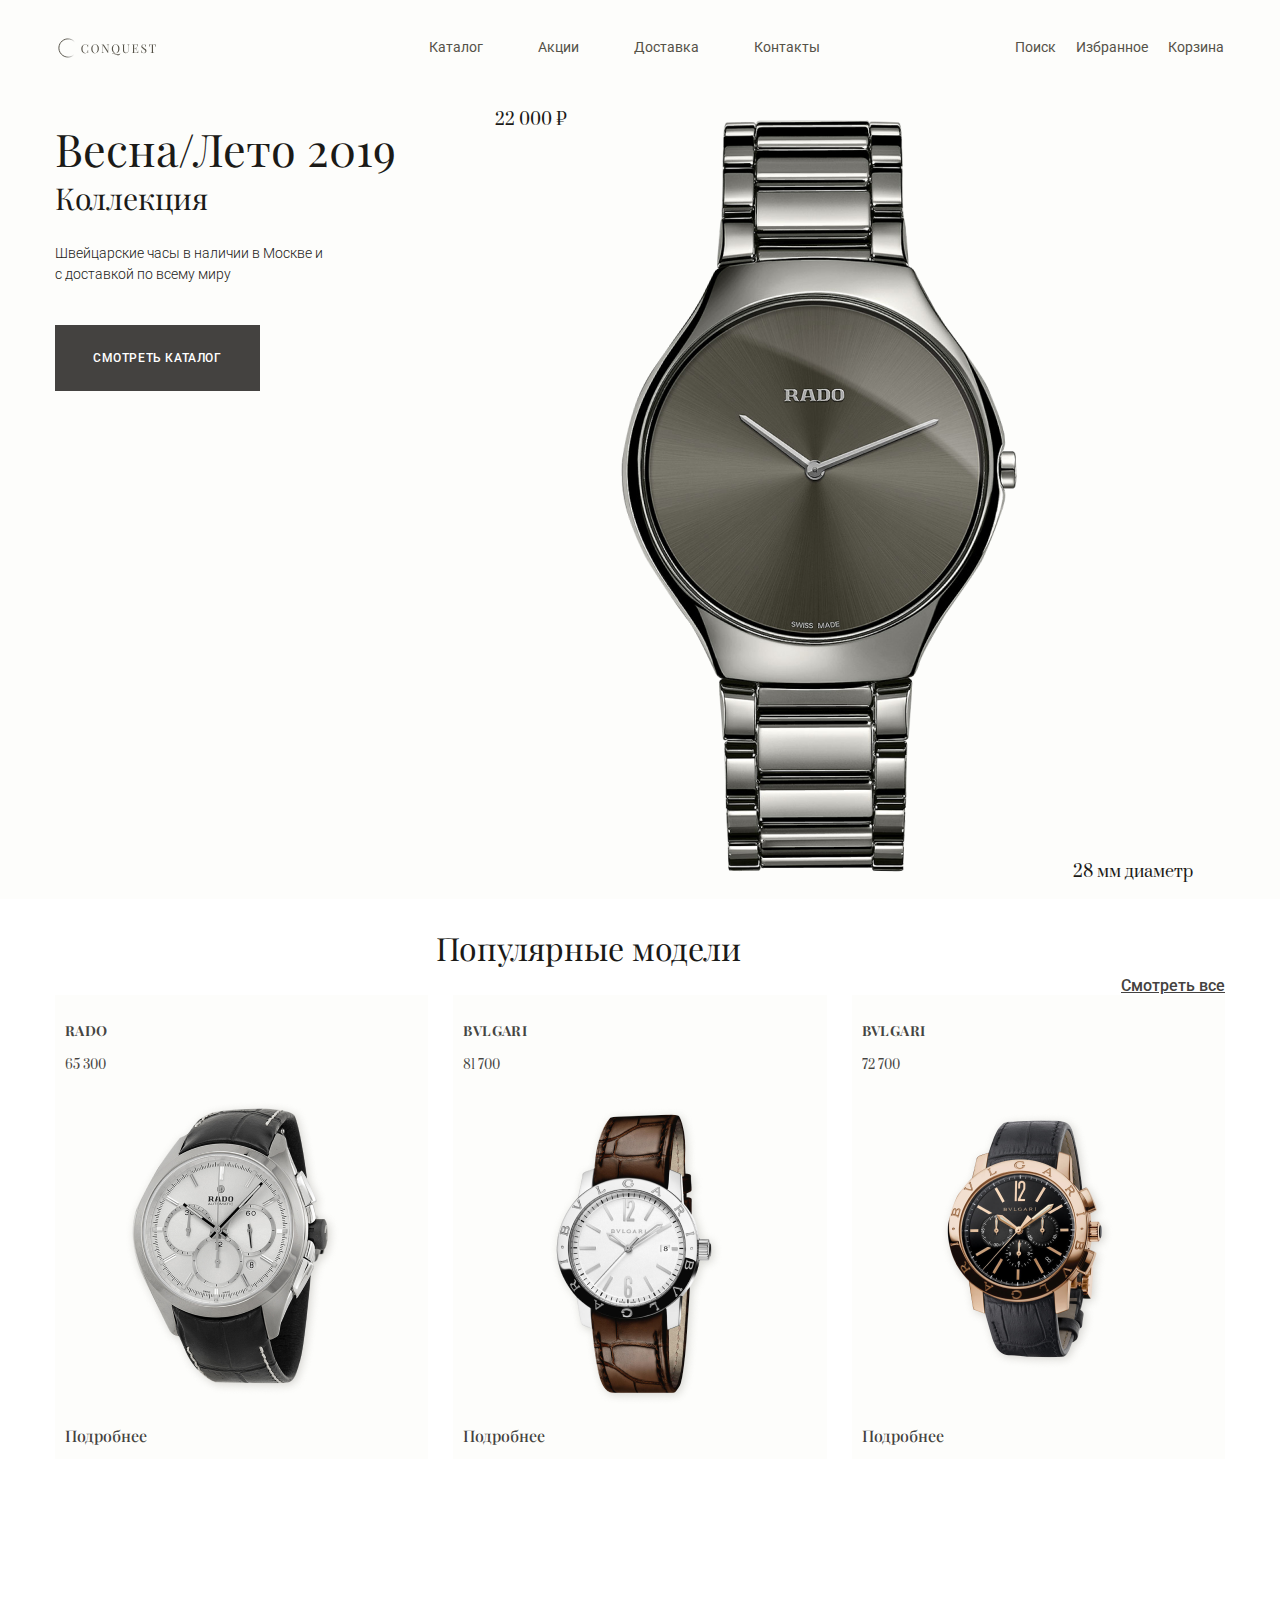
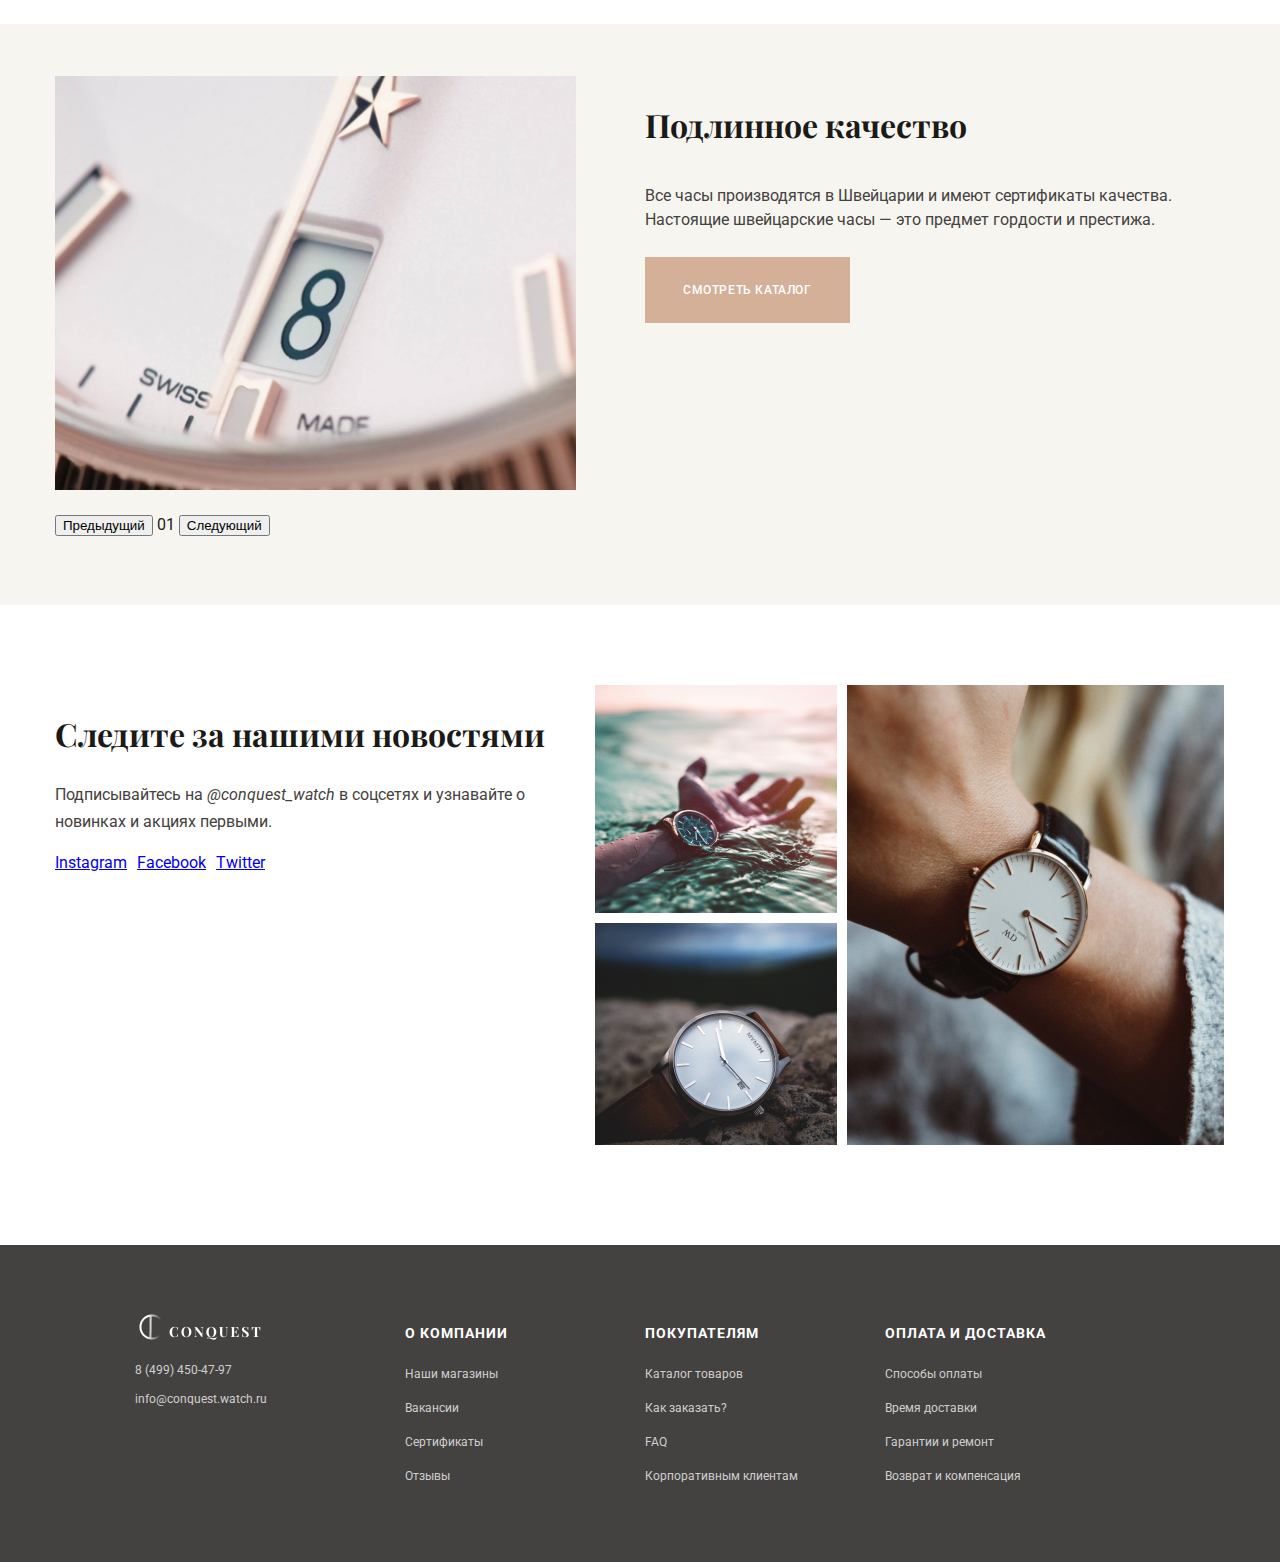
<file: index.html>
<!DOCTYPE html>
<html lang="ru">

<head>
    <meta charset="UTF-8">
    <meta name="viewport" content="width=device-width, initial-scale=1.0">
    <link rel="preconnect" href="https://fonts.googleapis.com">
    <link rel="preconnect" href="https://fonts.gstatic.com" crossorigin>
    <link href="https://fonts.googleapis.com/css2?family=Playfair+Display:ital@0;1&family=Prata&family=Roboto:ital,wght@0,100;0,300;0,400;0,500;0,700;0,900;1,100;1,300;1,400;1,500;1,700;1,900&display=swap" rel="stylesheet">
    <title>Интернет-магазин часов Conquest</title>
    <link rel="stylesheet" href="css/style.css">
</head>

<body>
    <header class="main-header">
        <nav class="main-header-nav container">
            <a class="main-header-logo">
                <img src="img/logo.svg" alt="Логотип сайта часов" width="104" height="26">
            </a>
            <ul class="site-navigation">
                <li class="site-navigation-item">
                    <a href="catalog.html">Каталог</a>
                </li>
                <li class="site-navigation-item">
                    <a href="#">Акции</a>
                </li>
                <li class="site-navigation-item">
                    <a href="#">Доставка</a>
                </li>
                <li class="site-navigation-item">
                    <a href="#">Контакты</a>
                </li>
            </ul>
            <ul class="user-navigation">
                <li class="user-navigation-item">
                    <a href="#">Поиск</a>
                </li>
                <li class="user-navigation-item">
                    <a href="#">Избранное</a>
                </li>
                <li class="user-navigation-item">
                    <a href="#">Корзина</a>
                </li>
            </ul>
        </nav>
    </header>
    <main>
        <h1 class="visually-hidden">Главная страница интернет-магазина часов Conquest</h1>
        <section class="promo">
            <div class="container promo-wrapper">
                <div class="promo-text-column">
                    <h2 class="promo-title">Коллекция <span>Весна/Лето 2019</span></h2>
                    <p>Швейцарские часы в наличии в Москве и с доставкой по всему миру</p>
                    <a href="#">Смотреть каталог</a>
                </div>
                <div class="promo-img-column">
                    <p class="promo-price">22 000 ₽</p>
                    <img src="img/watch_main.png" alt="" width="506" height="806">
                    <p class="promo-description">28 мм диаметр</p>
                </div>
            </div>
        </section>
        <section class="bestsellers container">
            <header class="bestsellers-header">
                <h2>Популярные модели</h2>
                <a href="catalog.html">Смотреть все</a>
            </header>
            <ul class="catalog-list">
                <li class="catalog-item">
                    <h3>RADO</h3>
                    <p>65 300</p>
                    <img src="img/watch_1.png" alt="" width="333" height="333">
                    <a href="#">Подробнее</a>
                </li>
                <li class="catalog-item">
                    <h3>BVLGARI</h3>
                    <p>81 700</p>
                    <img src="img/watch_3.png" alt="" width="333" height="333">
                    <a href="#">Подробнее</a>
                </li>
                <li class="catalog-item">
                    <h3>BVLGARI</h3>
                    <p>72 700</p>
                    <img src="img/watch_4.png" alt="" width="333" height="333">
                    <a href="#">Подробнее</a>
                </li>
            </ul>
        </section>
        <section class="banner">
            <div class="container banner-wrapper">
                <div class="banner-img-column">
                    <img src="img/photo_banner.jpg" alt="Фотография часового циферблата вблизи" width="521" height="414">
                    <p class="gallery-button">
                        <button type="button">Предыдущий</button>
                        <span>01</span>
                        <button type="button">Следующий</button>
                    </p>
                </div>
                <div class="banner-text-column">
                    <h2>Подлинное качество</h2>
                    <p>Все часы производятся в Швейцарии и имеют сертификаты качества. Настоящие швейцарские часы — это предмет гордости и престижа.</p>
                    <a href="">Смотреть каталог</a>
                </div>
            </div>
        </section>
        <section class="news container">
            <div class="news-text-column">
                <h2>Следите за нашими новостями</h2>
                <p>Подписывайтесь на <em>@conquest_watch</em> в соцсетях и узнавайте о новинках и акциях первыми.</p>
                <div class="social">
                    <ul class="social-list">
                        <li class="social-item">
                            <a class="social-item-link" href="#">Instagram</a>
                        </li>
                        <li class="social-item">
                            <a class="social-item-link" href="#">Facebook</a>
                        </li>
                        <li class="social-item">
                            <a class="social-item-link" href="#">Twitter</a>
                        </li>
                    </ul>
                </div>
            </div>
            <div class="news-img-column">
                <img src="img/photo_1.jpg" alt="Фотография часов на руке, погруженных в воду" width="242" height="228">
                <img src="img/photo_2.jpg" alt="Фотография часов на горе" width="242" height="222">
                <img src="img/photo_3.jpg" alt="Фотография часов на руке" width="377" height="460">
            </div>
        </section>
    </main>
    <footer>
        <div class="footer-wrapper container">
            <div class="logo-and-social">
                <a class="main-footer-logo">
                    <img src="img/logo-footer.png" alt="Логотип сайта часов" width="130" height="35">
                </a>
                <a href="tel:84994504797">8 (499) 450-47-97</a>
                <a href="email:info@conquest.watch.ru">info@conquest.watch.ru</a>
            </div>
            <dl class="links">
                <div>
                    <dt>о компании</dt>
                    <dd>
                        <ul>
                            <li><a href="#">Наши магазины</a></li>
                            <li><a href="#">Вакансии</a></li>
                            <li><a href="#">Сертификаты</a></li>
                            <li><a href="#">Отзывы</a></li>
                        </ul>
                    </dd>
                </div>
                <div>
                    <dt>покупателям</dt>
                    <dd>
                        <ul>
                            <li><a href="#">Каталог товаров</a></li>
                            <li><a href="#">Как заказать?</a></li>
                            <li><a href="#">FAQ</a></li>
                            <li><a href="#">Корпоративным клиентам</a></li>
                        </ul>
                    </dd>
                </div>
                <div>
                    <dt>оплата и доставка</dt>
                    <dd>
                        <ul>
                            <li><a href="#">Способы оплаты</a></li>
                            <li><a href="#">Время доставки</a></li>
                            <li><a href="#">Гарантии и ремонт</a></li>
                            <li><a href="#">Возврат и компенсация</a></li>
                        </ul>
                    </dd>
                </div>
            </dl>
        </div>
    </footer>
</body>

</html>
</file>
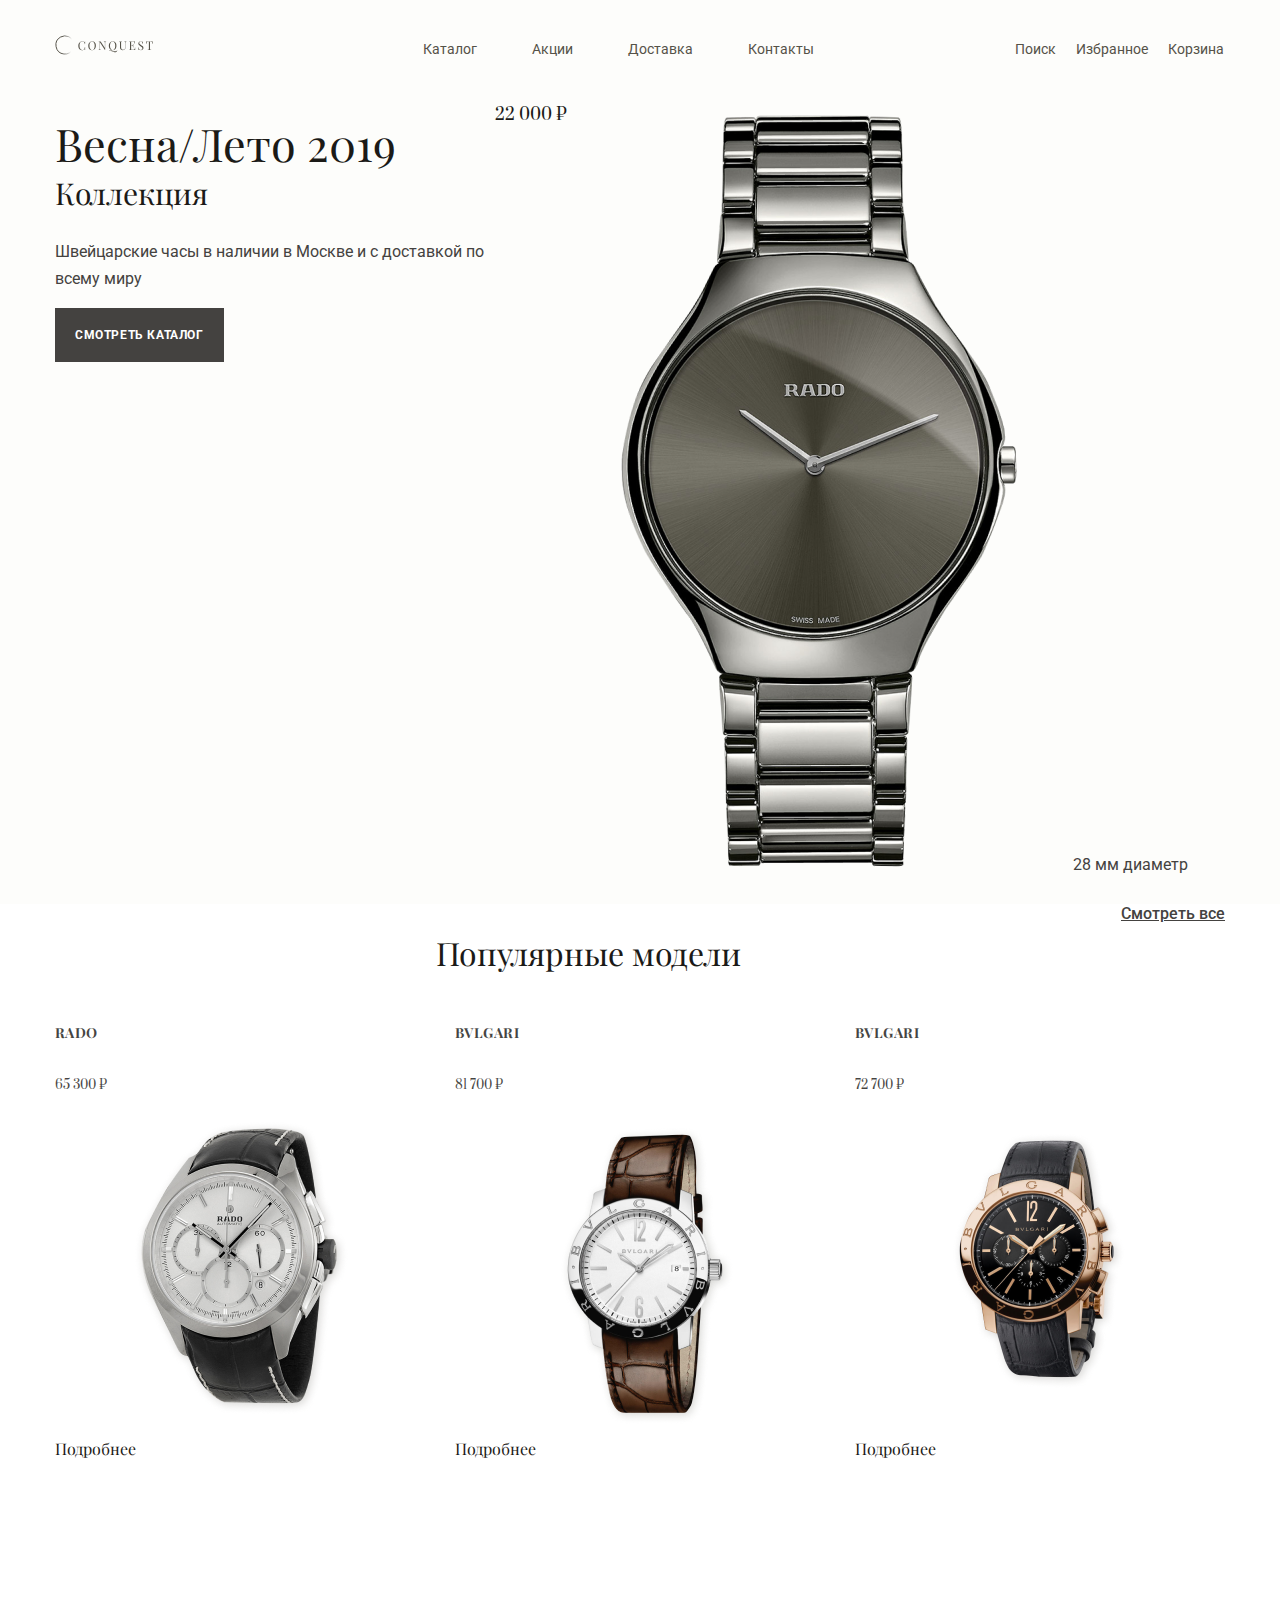
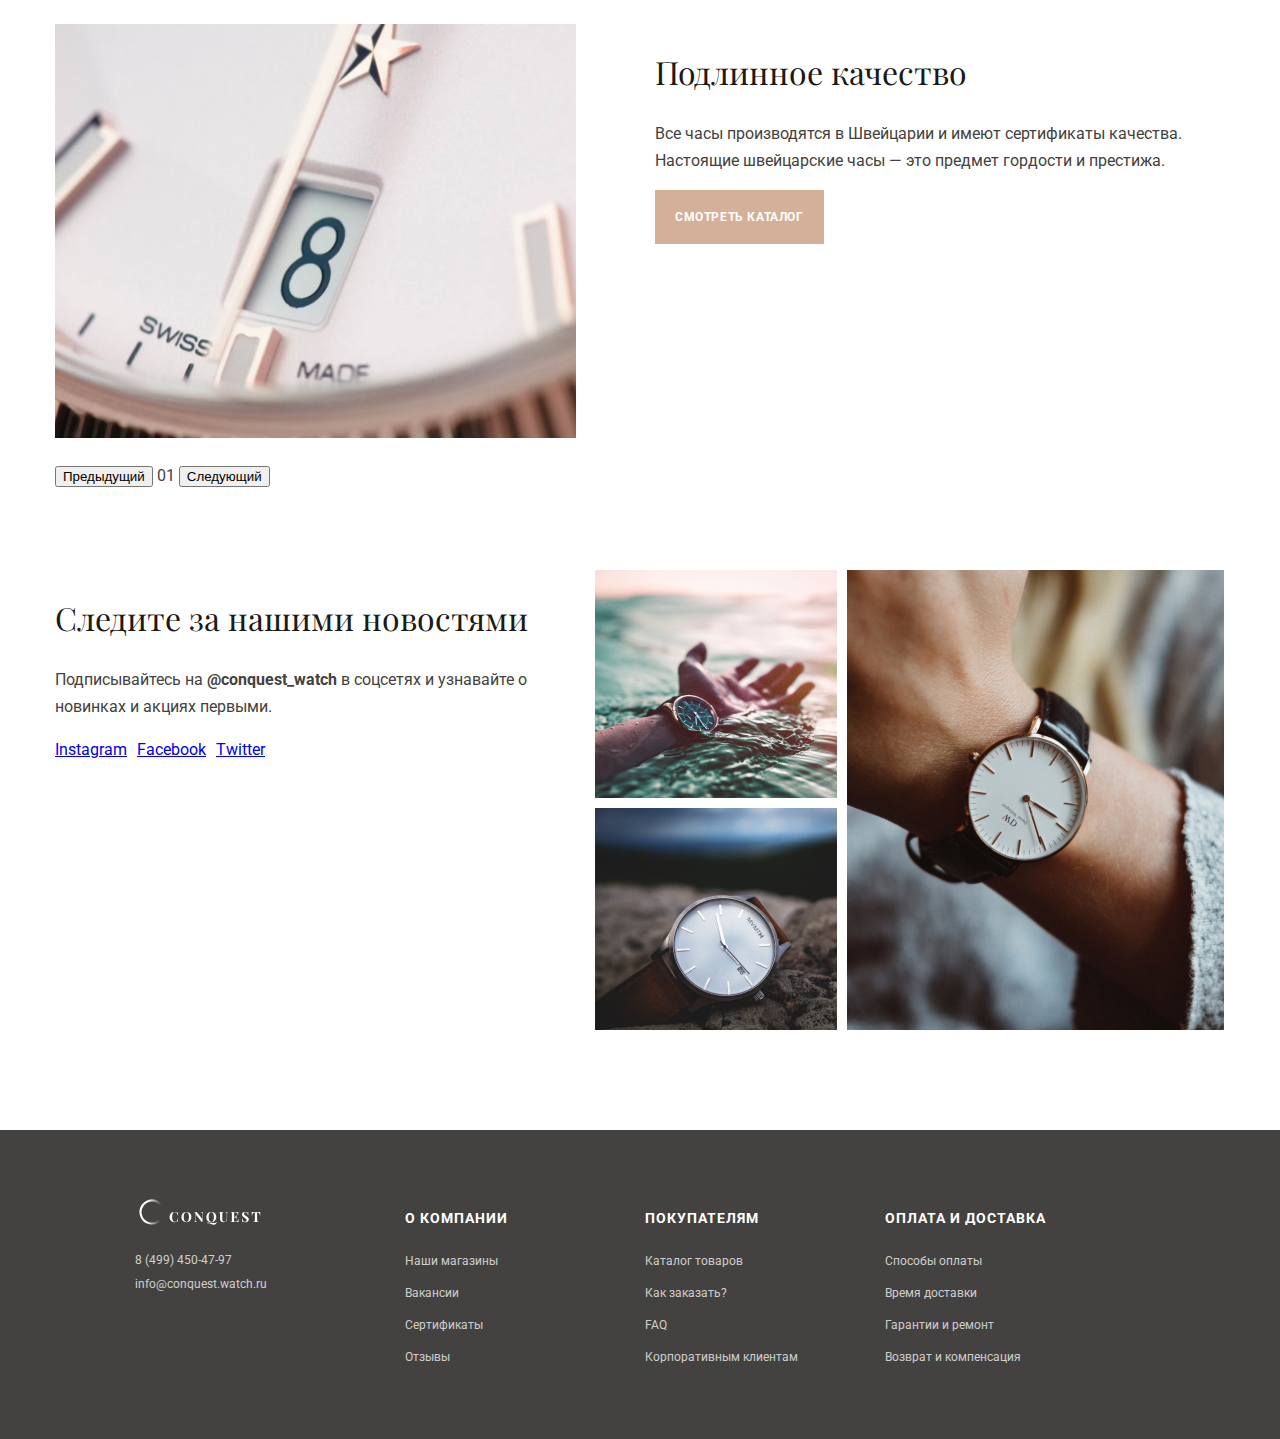
<file: solution/index.html>
<!DOCTYPE html>
<html lang="ru">
  <head>
    <meta charset="utf-8">
    <meta name="viewport" content="width=device-width, initial-scale=1">
    <link rel="preconnect" href="https://fonts.gstatic.com">
    <link href="https://fonts.googleapis.com/css2?family=Playfair+Display:wght@400;700&family=Prata&family=Roboto:wght@400;500;700&display=swap" rel="stylesheet">
    <link href="css/style.css" rel="stylesheet">
    <title>Интернет-магазин часов «Conquest»</title>
  </head>
  <body>
    <header class="main-header">
      <nav class="main-header-nav container">
        <a class="main-header-logo" href="#">
          <img src="img/logo.svg" width="98" height="20" alt="Логотип">
        </a>
        <ul class="site-navigation">
          <li class="site-navigation-item">
            <a class="link-item" href="catalog.html">Каталог</a>
          </li>
          <li class="site-navigation-item">
            <a class="link-item" href="#">Акции</a>
          </li>
          <li class="site-navigation-item">
            <a class="link-item" href="#">Доставка</a>
          </li>
          <li class="site-navigation-item">
            <a class="link-item" href="#">Контакты</a>
          </li>
        </ul>
        <ul class="user-navigation">
          <li class="user-navigation-item">
            <a class="link-item" href="#">Поиск</a>
          </li>
          <li class="user-navigation-item">
            <a class="link-item" href="#">Избранное</a>
          </li>
          <li class="user-navigation-item">
            <a class="link-item" href="#">Корзина</a>
          </li>
        </ul>
      </nav>
    </header>
    <main>
      <h1 class="visually-hidden">Интернет-магазин часов «Conquest»</h1>
      <section class="promo">
        <div class="promo-wrapper container">
          <div class="promo-text-column">
            <h2 class="promo-title">Коллекция <span>Весна/Лето 2019</span></h2>
            <p class="promo-text">Швейцарские часы в наличии в Москве и с доставкой по всему миру</p>
            <a class="dark-button" href="catalog.html">Смотреть каталог</a>
          </div>
          <div class="promo-img-column">
            <p class="promo-price">22 000 ₽</p>
            <img class="promo-img" src="img/watch_main.png" width="506" height="806" alt="Rado">
            <p class="promo-description">28 мм диаметр</p>
          </div>
        </div>
      </section>
      <section class="bestsellers container">
        <header class="bestsellers-header">
          <h2 class="section-title">Популярные модели</h2>
          <a class="show-more" href="catalog.html">Смотреть все</a>
        </header>
        <ul class="catalog-list">
          <li class="catalog-item">
            <h3 class="catalog-item-title">
              <a class="catalog-item-link" href="card.html">Rado</a>
            </h3>
            <p class="catalog-item-price">65 300 ₽</p>
            <img class="catalog-item-img" src="img/watch-1.png" width="333" height="333" alt="Rado">
            <a class="link-details" href="card.html">Подробнее</a>
          </li>
          <li class="catalog-item">
            <h3 class="catalog-item-title"><a class="catalog-item-link" href="card.html">Bvlgari</a></h3>
            <p class="catalog-item-price">81 700 ₽</p>
            <img class="catalog-item-img" src="img/watch-3.png" width="333" height="333" alt="Bvlgari">
            <a class="link-details" href="card.html">Подробнее</a>
          </li>
          <li class="catalog-item">
            <h3 class="catalog-item-title"><a class="catalog-item-link" href="card.html">Bvlgari</a></h3>
            <p class="catalog-item-price">72 700 ₽</p>
            <img class="catalog-item-img" src="img/watch-4.png" width="333" height="333" alt="Bvlgari">
            <a class="link-details" href="card.html">Подробнее</a>
          </li>
        </ul>
      </section>
      <section class="banner container">
        <div class="banner-img-column">
          <img src="img/photo-banner.jpg" width="521" height="414" alt="Баннер">
          <p class="gallery-button">
            <button type="button">Предыдущий</button>
            <span>01</span>
            <button type="button">Следующий</button>
          </p>
        </div>
        <div class="banner-text-column">
          <h2 class="section-title">Подлинное качество</h2>
          <p>Все часы производятся в Швейцарии и имеют сертификаты качества. Настоящие швейцарские часы — это предмет гордости и престижа.</p>
          <a class="light-button" href="catalog.html">Смотреть каталог</a>
        </div>
      </section>
      <section class="news">
        <div class="news-wrapper container">
          <div class="news-text-column">
            <h2 class="section-title">Следите за нашими новостями</h2>
            <p>Подписывайтесь на <b>@conquest_watch</b> в соцсетях и узнавайте о новинках и акциях первыми.</p>
            <ul class="social">
              <li class="social-item">
                <a class="social-item-link" href="#">Instagram</a>
              </li>
              <li class="social-item">
                <a class="social-item-link" href="#">Facebook</a>
              </li>
              <li class="social-item">
                <a class="social-item-link" href="#">Twitter</a>
              </li>
            </ul>
          </div>
          <div class="news-img-column">
            <img class="news-img" src="img/photo-1.jpg" width="242" height="228" alt="Фото 1">
            <img class="news-img" src="img/photo-2.jpg" width="242" height="222" alt="Фото 2">
            <img class="news-img" src="img/photo-3.jpg" width="377" height="460" alt="Фото 3">
          </div>
        </div>
      </section>
    </main>
    <footer class="main-footer">
      <div class="container">
        <div class="main-footer-wrapper">
          <div class="main-footer-column">
            <a class="main-footer-logo" href="#">
              <img src="img/footer-logo.svg" width="130" height="35" alt="Логотип">
            </a>
            <a class="main-footer-link" href="tel:84994504797">8 (499) 450-47-97</a>
            <a class="main-footer-link" href="mailto:info@conquest.watch.ru">info@conquest.watch.ru</a>
          </div>
          <dl class="links">
            <div>
              <dt>О компании</dt>
              <dd>
                <ul class="link-list">
                  <li>
                    <a class="main-footer-link" href="#">Наши магазины</a>
                  </li>
                  <li>
                    <a class="main-footer-link" href="#">Вакансии</a>
                  </li>
                  <li>
                    <a class="main-footer-link" href="#">Сертификаты</a>
                  </li>
                  <li>
                    <a class="main-footer-link" href="#">Отзывы</a>
                  </li>
                </ul>
              </dd>
            </div>
            <div>
              <dt>Покупателям</dt>
              <dd>
              <ul class="link-list">
                <li>
                  <a class="main-footer-link" href="#">Каталог товаров</a>
                </li>
                <li>
                  <a class="main-footer-link" href="#">Как заказать?</a>
                </li>
                <li>
                  <a class="main-footer-link" href="#">FAQ</a>
                </li>
                <li>
                  <a class="main-footer-link" href="#">Корпоративным клиентам</a>
                </li>
              </ul>
              </dd>
            </div>
            <div>
              <dt>Оплата и доставка</dt>
              <dd>
              <ul class="link-list">
                <li>
                  <a class="main-footer-link" href="#">Способы оплаты</a>
                </li>
                <li>
                  <a class="main-footer-link" href="#">Время доставки</a>
                </li>
                <li>
                  <a class="main-footer-link" href="#">Гарантии и ремонт</a>
                </li>
                <li>
                  <a class="main-footer-link" href="#">Возврат и компенсация</a>
                </li>
              </ul>
              </dd>
            </div>
          </dl>
        </div>
      </div>
    </footer>
  </body>
</html>
</file>
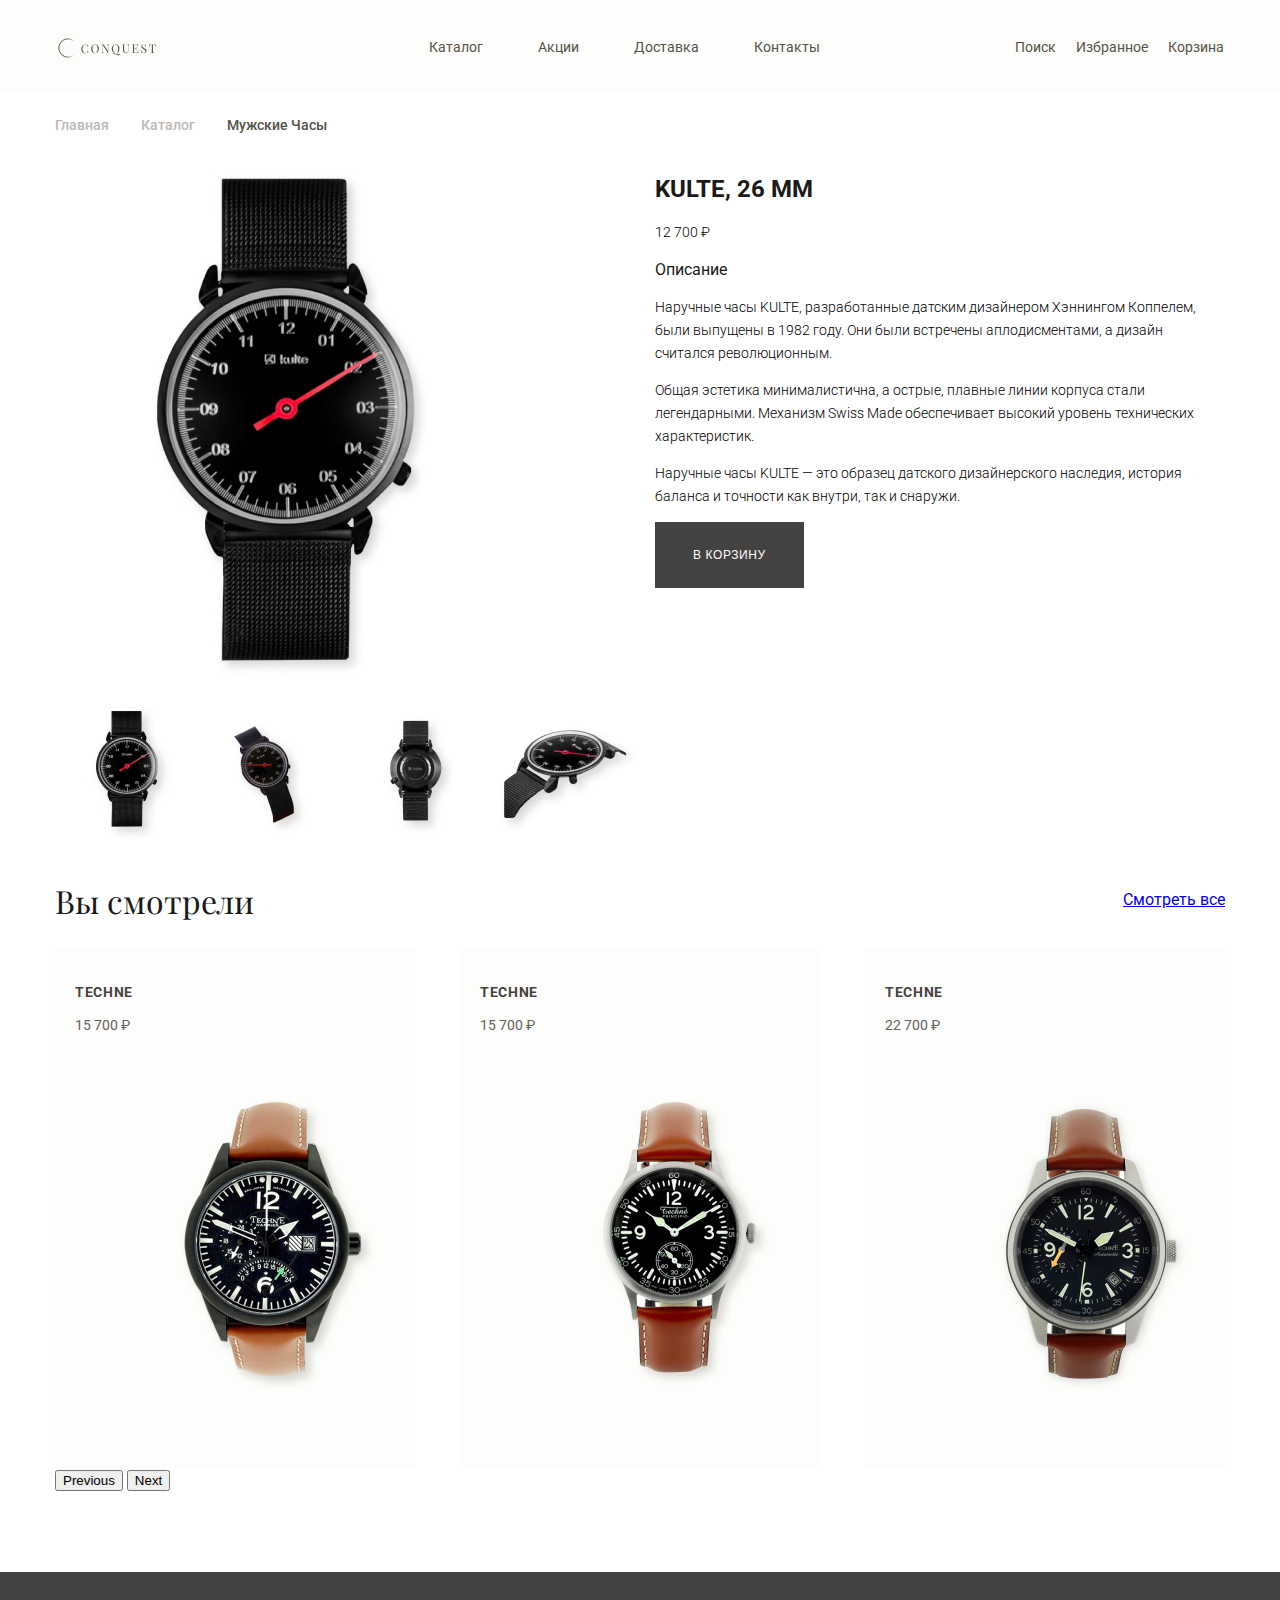
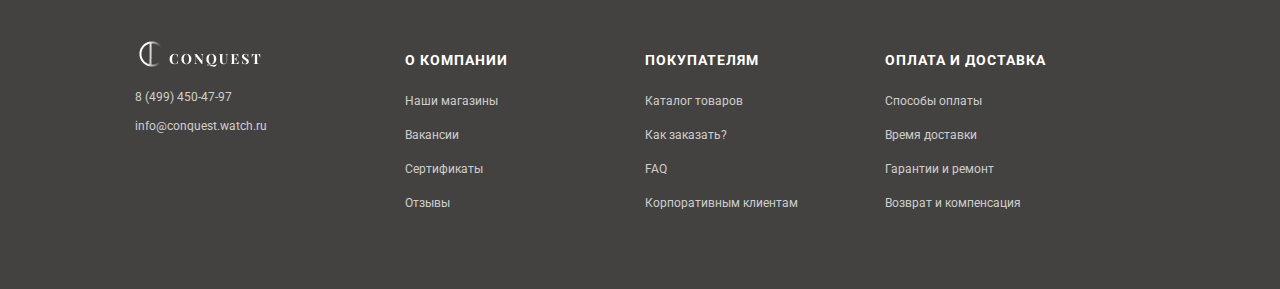
<file: card.html>
<!DOCTYPE html>
<html lang="ru">

<head>
    <meta charset="UTF-8">
    <meta name="viewport" content="width=device-width, initial-scale=1.0">
    <link rel="preconnect" href="https://fonts.googleapis.com">
    <link rel="preconnect" href="https://fonts.gstatic.com" crossorigin>
    <link href="https://fonts.googleapis.com/css2?family=Playfair+Display:ital@0;1&family=Prata&family=Roboto:ital,wght@0,100;0,300;0,400;0,500;0,700;0,900;1,100;1,300;1,400;1,500;1,700;1,900&display=swap" rel="stylesheet">
    <title>Каталог интернет-магазина часов Conquest</title>
    <link rel="stylesheet" href="css/style.css">
</head>

<body>
    <header class="main-header">
        <nav class="main-header-nav container">
            <a class="main-header-logo" href="index.html">
                <img src="img/logo.svg" alt="Логотип сайта часов" width="104" height="26">
            </a>
            <ul class="site-navigation">
                <li class="site-navigation-item">
                    <a href="#">Каталог</a>
                </li>
                <li class="site-navigation-item">
                    <a href="#">Акции</a>
                </li>
                <li class="site-navigation-item">
                    <a href="#">Доставка</a>
                </li>
                <li class="site-navigation-item">
                    <a href="#">Контакты</a>
                </li>
            </ul>
            <ul class="user-navigation">
                <li class="user-navigation-item">
                    <a href="#">Поиск</a>
                </li>
                <li class="user-navigation-item">
                    <a href="#">Избранное</a>
                </li>
                <li class="user-navigation-item">
                    <a href="#">Корзина</a>
                </li>
            </ul>
        </nav>
    </header>
    <main>
        <h1 class="visually-hidden">Card "Kulte"</h1>
        <div class="container">
            <ul class="breadcrumbs">
                <li class="breadcrumbs-item">
                    <a href="index.html">Главная</a>
                </li>
                <li class="breadcrumbs-item">
                    <a href="catalog.html">Каталог</a>
                </li>
                <li class="breadcrumbs-item breadcrumbs-current">
                    <a>Мужские часы</a>
                </li>
            </ul>
            <section class="card">
                <div class="card-photos-column">
                    <img src="img/watch_card_1.jpg" alt="Фото" width="443" height="540">
                    <ul class="card-photos-slider-preview">
                        <li class="card-photos-slider-preview-item">
                            <img src="img/watches_2.jpg" alt="Фото 1" width="147" height="141">
                        </li>
                        <li class="card-photos-slider-preview-item">
                            <img src="img/watches_3.jpg" alt="Фото 2" width="147" height="141">
                        </li>
                        <li class="card-photos-slider-preview-item">
                            <img src="img/watches_4.jpg" alt="Фото 3" width="147" height="141">
                        </li>
                        <li class="card-photos-slider-preview-item">
                            <img src="img/watches_5.jpg" alt="Фото 4" width="147" height="141">
                        </li>
                    </ul>
                </div>
                <div class="card-description-column">
                    <h2>KULTE, 26 ММ</h2>
                    <p class="card-price">12 700 ₽</p>
                    <span>Описание</span>
                    <p>Наручные часы KULTE, разработанные датским дизайнером Хэннингом Коппелем, были выпущены в 1982 году. Они были встречены аплодисментами, а дизайн считался революционным.</p>
                    <p>Общая эстетика минималистична, а острые, плавные линии корпуса стали легендарными. Механизм Swiss Made обеспечивает высокий уровень технических характеристик.</p>
                    <p>Наручные часы KULTE — это образец датского дизайнерского наследия, история баланса и точности как внутри, так и снаружи.</p>
                    <button>В КОРЗИНУ</button>
                </div>
            </section>
        </div>
        <section class="accessories container">
            <header class="accessories-header">
                <h2>Вы смотрели</h2>
                <a href="catalog.html">Смотреть все</a>
            </header>
            <ul class="catalog-list">
                <a href="#" class="catalog-item">
                    <h3>TECHNE</h3>
                    <p>15 700 ₽</p>
                    <img src="img/clock1.png" alt="" width="380" height="394">
                </a>
                <a href="#" class="catalog-item">
                    <h3>TECHNE</h3>
                    <p>15 700 ₽</p>
                    <img src="img/clock2.png" alt="" width="380" height="394">
                </a>
                <a href="#" class="catalog-item">
                    <h3>TECHNE</h3>
                    <p>22 700 ₽</p>
                    <img src="img/clock3.png" alt="" width="380" height="394">
                </a>
            </ul>
            <button class="card-photos-slider-prev-button" type="button">
                <span>Previous</span>
            </button>
            <button class="card-photos-slider-next-button" type="button">
                <span>Next</span>
            </button>
        </section>
    </main>
    <footer>
        <div class="footer-wrapper container">
            <div class="logo-and-social">
                <a class="main-footer-logo">
                    <img src="img/logo-footer.png" alt="Логотип сайта часов" width="130" height="35">
                </a>
                <a href="tel:84994504797">8 (499) 450-47-97</a>
                <a href="email:info@conquest.watch.ru">info@conquest.watch.ru</a>
            </div>
            <dl class="links">
                <div>
                    <dt>о компании</dt>
                    <dd>
                        <ul>
                            <li><a href="#">Наши магазины</a></li>
                            <li><a href="#">Вакансии</a></li>
                            <li><a href="#">Сертификаты</a></li>
                            <li><a href="#">Отзывы</a></li>
                        </ul>
                    </dd>
                </div>
                <div>
                    <dt>покупателям</dt>
                    <dd>
                        <ul>
                            <li><a href="#">Каталог товаров</a></li>
                            <li><a href="#">Как заказать?</a></li>
                            <li><a href="#">FAQ</a></li>
                            <li><a href="#">Корпоративным клиентам</a></li>
                        </ul>
                    </dd>
                </div>
                <div>
                    <dt>оплата и доставка</dt>
                    <dd>
                        <ul>
                            <li><a href="#">Способы оплаты</a></li>
                            <li><a href="#">Время доставки</a></li>
                            <li><a href="#">Гарантии и ремонт</a></li>
                            <li><a href="#">Возврат и компенсация</a></li>
                        </ul>
                    </dd>
                </div>
            </dl>
        </div>
    </footer>
</body>

</html>
</file>
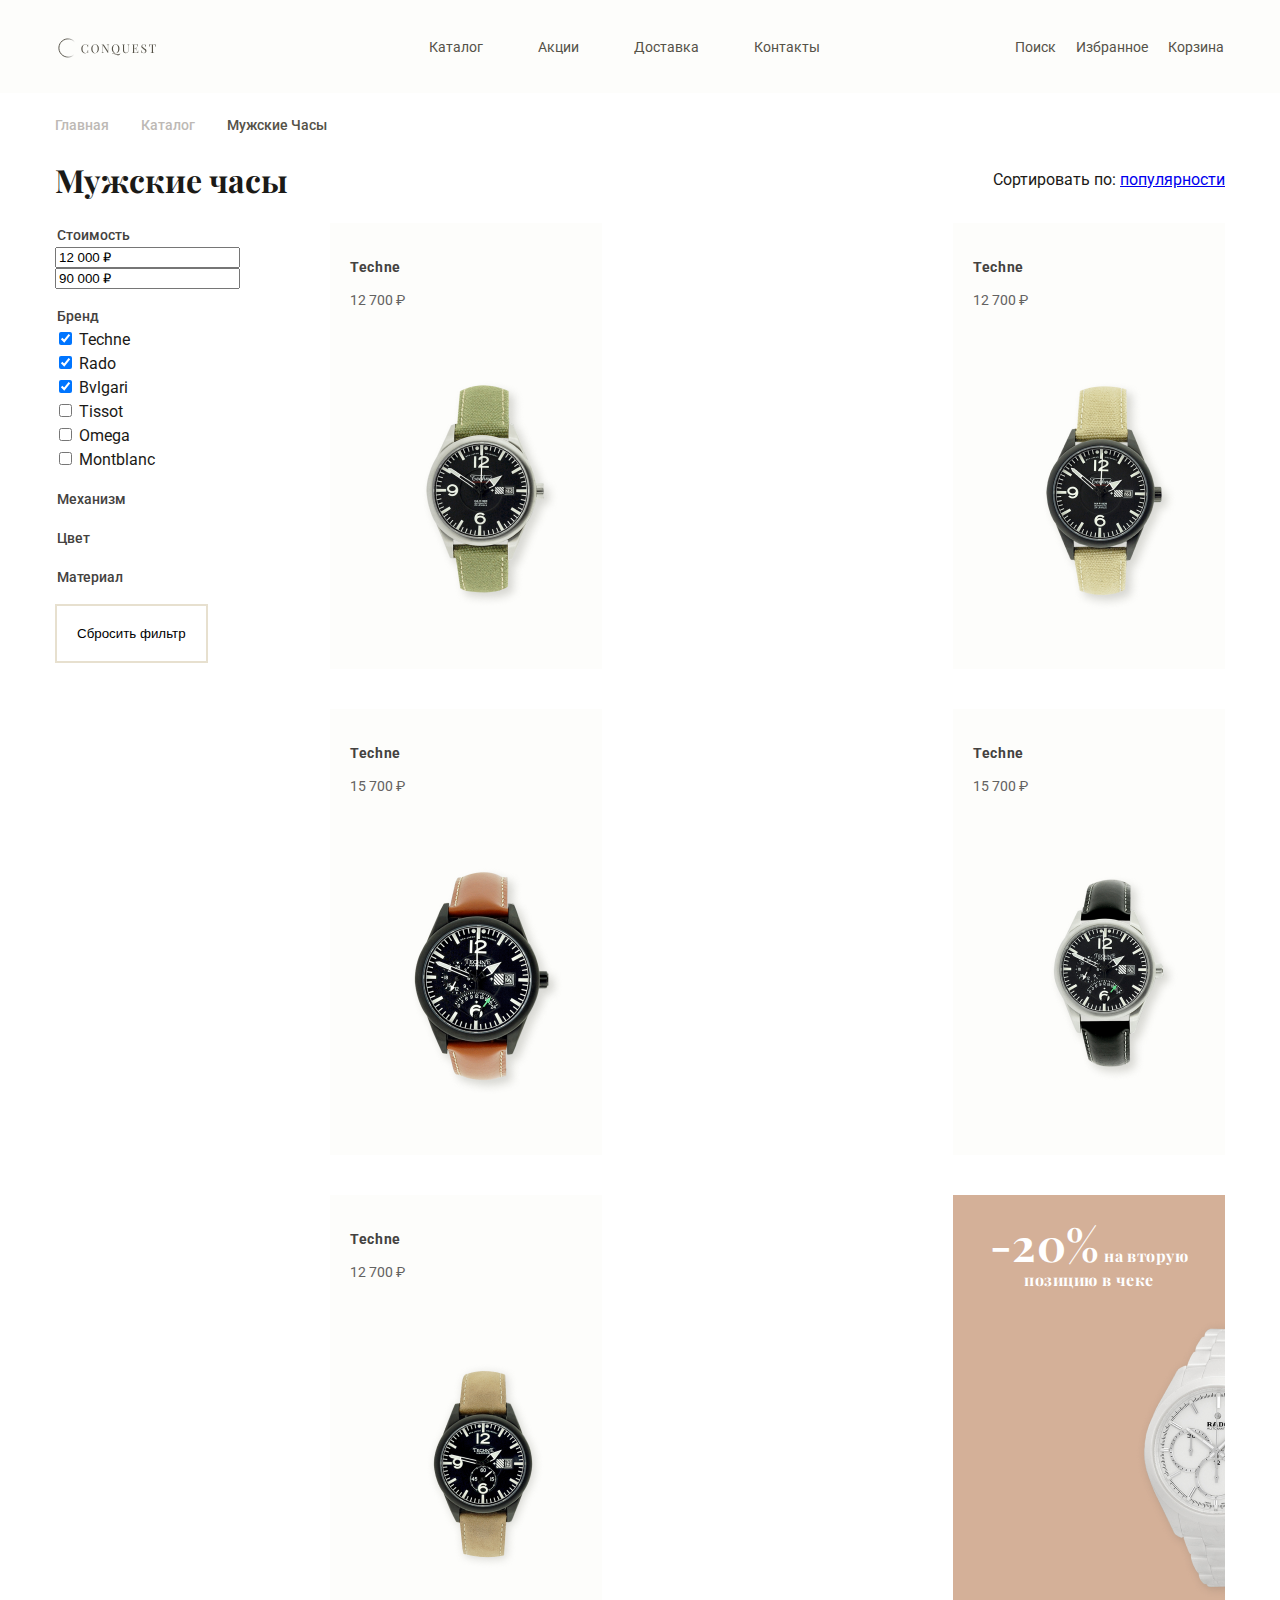
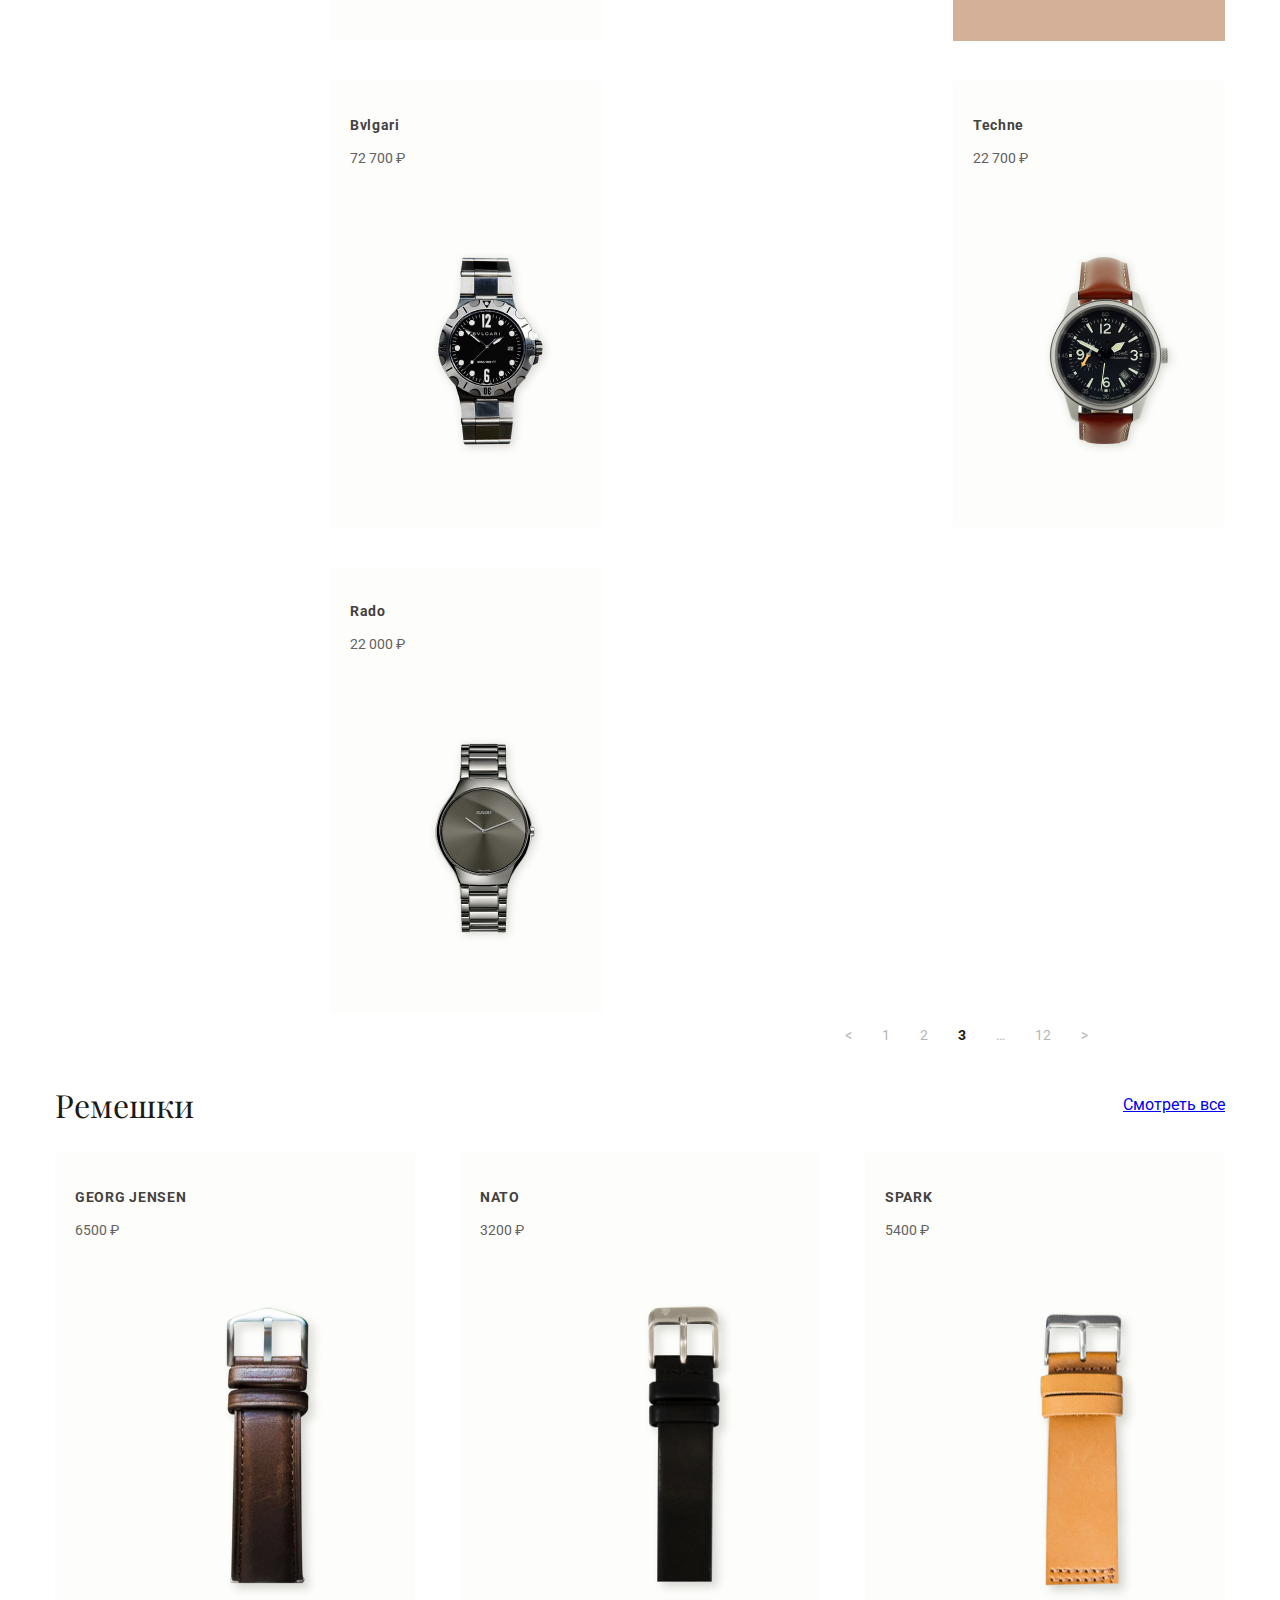
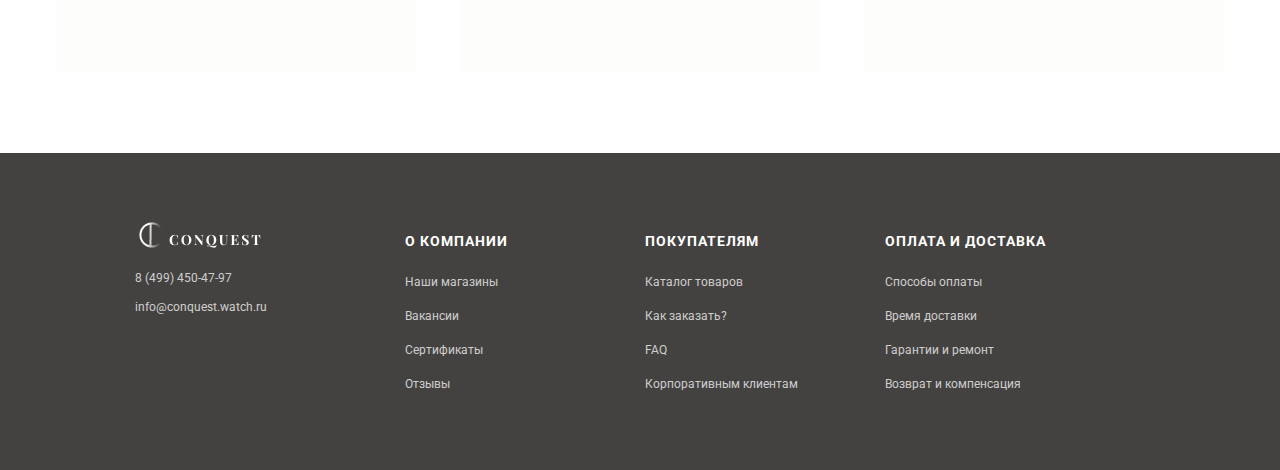
<file: catalog.html>
<!DOCTYPE html>
<html lang="ru">

<head>
    <meta charset="UTF-8">
    <meta name="viewport" content="width=device-width, initial-scale=1.0">
    <link rel="preconnect" href="https://fonts.googleapis.com">
    <link rel="preconnect" href="https://fonts.gstatic.com" crossorigin>
    <link href="https://fonts.googleapis.com/css2?family=Playfair+Display:ital@0;1&family=Prata&family=Roboto:ital,wght@0,100;0,300;0,400;0,500;0,700;0,900;1,100;1,300;1,400;1,500;1,700;1,900&display=swap" rel="stylesheet">
    <title>Каталог интернет-магазина часов Conquest</title>
    <link rel="stylesheet" href="css/style.css">
</head>

<body>
    <header class="main-header">
        <nav class="main-header-nav container">
            <a class="main-header-logo" href="index.html">
                <img src="img/logo.svg" alt="Логотип сайта часов" width="104" height="26">
            </a>
            <ul class="site-navigation">
                <li class="site-navigation-item">
                    <a href="#">Каталог</a>
                </li>
                <li class="site-navigation-item">
                    <a href="#">Акции</a>
                </li>
                <li class="site-navigation-item">
                    <a href="#">Доставка</a>
                </li>
                <li class="site-navigation-item">
                    <a href="#">Контакты</a>
                </li>
            </ul>
            <ul class="user-navigation">
                <li class="user-navigation-item">
                    <a href="#">Поиск</a>
                </li>
                <li class="user-navigation-item">
                    <a href="#">Избранное</a>
                </li>
                <li class="user-navigation-item">
                    <a href="#">Корзина</a>
                </li>
            </ul>
        </nav>
    </header>
    <main>
        <div class="container">
            <ul class="breadcrumbs">
                <li class="breadcrumbs-item">
                    <a href="index.html">Главная</a>
                </li>
                <li class="breadcrumbs-item">
                    <a href="catalog.html">Каталог</a>
                </li>
                <li class="breadcrumbs-item breadcrumbs-current">
                    <a>Мужские часы</a>
                </li>
            </ul>
            <section class="catalog">
                <div class="catalog-header-wrapper">
                    <h1>Мужские часы</h1>
                    <p>Сортировать по: <a href="#">популярности</a></p>
                </div>
                <div class="catalog-content-wrapper">
                    <div class="filters-column">
                        <form action="#" method="POST">
                            <fieldset class="filter filter-expand">
                                <legend class="filter-title">Стоимость</legend>
                                <div class="filter-container">
                                    <label class="visually-hidden" for="min-price">Стоимость от</label>
                                    <input type="text" name="min-price" id="min-price" value="12 000 ₽">
                                    <label class="visually-hidden" for="max-price">Стоимость до</label>
                                    <input type="text" name="max-price" id="max-price" value="90 000 ₽">
                                </div>
                            </fieldset>
                            <fieldset class="filter filter-expand">
                                <legend class="filter-title">Бренд</legend>
                                <div class="filter-container">
                                    <label>
                                        <input type="checkbox" name="brand" id="techne" value="Techne" checked>
                                        <span>Techne</span>
                                    </label>
                                    <label>
                                        <input type="checkbox" name="brand" id="rado" value="Rado" checked>
                                        <span>Rado</span>
                                    </label>
                                    <label>
                                        <input type="checkbox" name="brand" id="bvlgari" value="Bvlgari" checked>
                                        <span>Bvlgari</span>
                                    </label>
                                    <label>
                                        <input type="checkbox" name="brand" id="tissot" value="Tissot">
                                        <span>Tissot</span>
                                    </label>
                                    <label>
                                        <input type="checkbox" name="brand" id="omega" value="Omega">
                                        <span>Omega</span>
                                    </label>
                                    <label>
                                        <input type="checkbox" name="brand" id="montblanc" value="Montblanc">
                                        <span>Montblanc</span>
                                    </label>
                                </div>
                            </fieldset>
                            <fieldset class="filter filter-collapsed">
                                <legend class="filter-title">Механизм</legend>
                                <div class="filter-container"></div>
                            </fieldset>
                            <fieldset class="filter filter-collapsed">
                                <legend class="filter-title">Цвет</legend>
                                <div class="filter-container"></div>
                            </fieldset>
                            <fieldset class="filter filter-collapsed">
                                <legend class="filter-title">Материал</legend>
                                <div class="filter-container"></div>
                            </fieldset>
                            <button class="filter-button" type="reset">Сбросить фильтр</button>
                        </form>
                    </div>
                    <div class="catalog-column">
                        <ul class="catalog-list">
                            <li class="catalog-item">
                                <a href="card.html">
                                    <h3>Techne</h3>
                                    <p>12 700 ₽</p>
                                    <img src="img/catalog_watch_1.png" alt="Techne" width="272" height="320">
                                </a>
                            </li>
                            <li class="catalog-item">
                                <a href="card.html">
                                    <h3>Techne</h3>
                                    <p>12 700 ₽</p>
                                    <img src="img/catalog_watch_2.png" alt="Techne" width="272" height="320">
                                </a>
                            </li>
                            <li class="catalog-item">
                                <a href="card.html">
                                    <h3>Techne</h3>
                                    <p>15 700 ₽</p>
                                    <img src="img/catalog_watch_3.png" alt="Techne" width="272" height="320">
                                </a>
                            </li>
                            <li class="catalog-item">
                                <a href="#">
                                    <h3>Techne</h3>
                                    <p>15 700 ₽</p>
                                    <img src="img/catalog_watch_4.png" alt="Techne" width="272" height="320">
                                </a>
                            </li>
                            <li class="catalog-item">
                                <a href="card.html">
                                    <h3>Techne</h3>
                                    <p>12 700 ₽</p>
                                    <img src="img/catalog_watch_5.png" alt="Techne" width="272" height="320">
                                </a>
                            </li>
                            <li class="catalog-item catalog-item-promo">
                                <p class="catalog-item-promo-text">
                                    <span class="catalog-item-promo-percent">-20%</span>
                                    на вторую позицию в чеке
                                </p>
                                <img class="catalog-item-img" src="img/promo-watch.png" width="130" height="300" alt="promo">
                            </li>
                            <li class="catalog-item">
                                <a href="card.html">
                                    <h3>Bvlgari</h3>
                                    <p>72 700 ₽</p>
                                    <img src="img/catalog_watch_9.png" alt="Bvlgari" width="272" height="320">
                                </a>
                            </li>
                            <li class="catalog-item">
                                <a href="card.html">
                                    <h3>Techne</h3>
                                    <p>22 700 ₽</p>
                                    <img src="img/catalog_watches_10.png" alt="Techne" width="272" height="320">
                                </a>
                            </li>
                            <li class="catalog-item">
                                <a href="card.html">
                                    <h3>Rado</h3>
                                    <p>22 000 ₽</p>
                                    <img src="img/catalog_watch_11.png" alt="Rado" width="272" height="320">
                                </a>
                            </li>
                        </ul>
                        <ul class="pagination">
                            <li class="pagination-item">
                                <a class="pagination-link" href="#">&lt;</a>
                            </li>
                            <li class="pagination-item">
                                <a class="pagination-link" href="#">1</a>
                            </li>
                            <li class="pagination-item">
                                <a class="pagination-link" href="#">2</a>
                            </li>
                            <li class="pagination-item">
                                <a class="pagination-link pagination-link-current">3</a>
                            </li>
                            <li class="pagination-item">
                                <a class="pagination-link" href="#">…</a>
                            </li>
                            <li class="pagination-item">
                                <a class="pagination-link" href="#">12</a>
                            </li>
                            <li class="pagination-item">
                                <a class="pagination-link" href="#">&gt;</a>
                            </li>
                        </ul>
                    </div>
                </div>
            </section>
        </div>
        <section class="accessories container">
            <header class="accessories-header">
                <h2>Ремешки</h2>
                <a href="catalog.html">Смотреть все</a>
            </header>
            <ul class="catalog-list">
                <a href="#" class="catalog-item">
                    <h3>GEORG JENSEN</h3>
                    <p>6500 ₽</p>
                    <img src="img/band_1.png" alt="" width="380" height="394">
                </a>
                <a href="#" class="catalog-item">
                    <h3>NATO</h3>
                    <p>3200 ₽</p>
                    <img src="img/band_2.png" alt="" width="380" height="394">
                </a>
                <a href="#" class="catalog-item">
                    <h3>SPARK</h3>
                    <p>5400 ₽</p>
                    <img src="img/band_3.png" alt="" width="380" height="394">
                </a>
            </ul>
        </section>
    </main>
    <footer>
        <div class="footer-wrapper container">
            <div class="logo-and-social">
                <a class="main-footer-logo">
                    <img src="img/logo-footer.png" alt="Логотип сайта часов" width="130" height="35">
                </a>
                <a href="tel:84994504797">8 (499) 450-47-97</a>
                <a href="email:info@conquest.watch.ru">info@conquest.watch.ru</a>
            </div>
            <dl class="links">
                <div>
                    <dt>о компании</dt>
                    <dd>
                        <ul>
                            <li><a href="#">Наши магазины</a></li>
                            <li><a href="#">Вакансии</a></li>
                            <li><a href="#">Сертификаты</a></li>
                            <li><a href="#">Отзывы</a></li>
                        </ul>
                    </dd>
                </div>
                <div>
                    <dt>покупателям</dt>
                    <dd>
                        <ul>
                            <li><a href="#">Каталог товаров</a></li>
                            <li><a href="#">Как заказать?</a></li>
                            <li><a href="#">FAQ</a></li>
                            <li><a href="#">Корпоративным клиентам</a></li>
                        </ul>
                    </dd>
                </div>
                <div>
                    <dt>оплата и доставка</dt>
                    <dd>
                        <ul>
                            <li><a href="#">Способы оплаты</a></li>
                            <li><a href="#">Время доставки</a></li>
                            <li><a href="#">Гарантии и ремонт</a></li>
                            <li><a href="#">Возврат и компенсация</a></li>
                        </ul>
                    </dd>
                </div>
            </dl>
        </div>
    </footer>
</body>

</html>
</file>
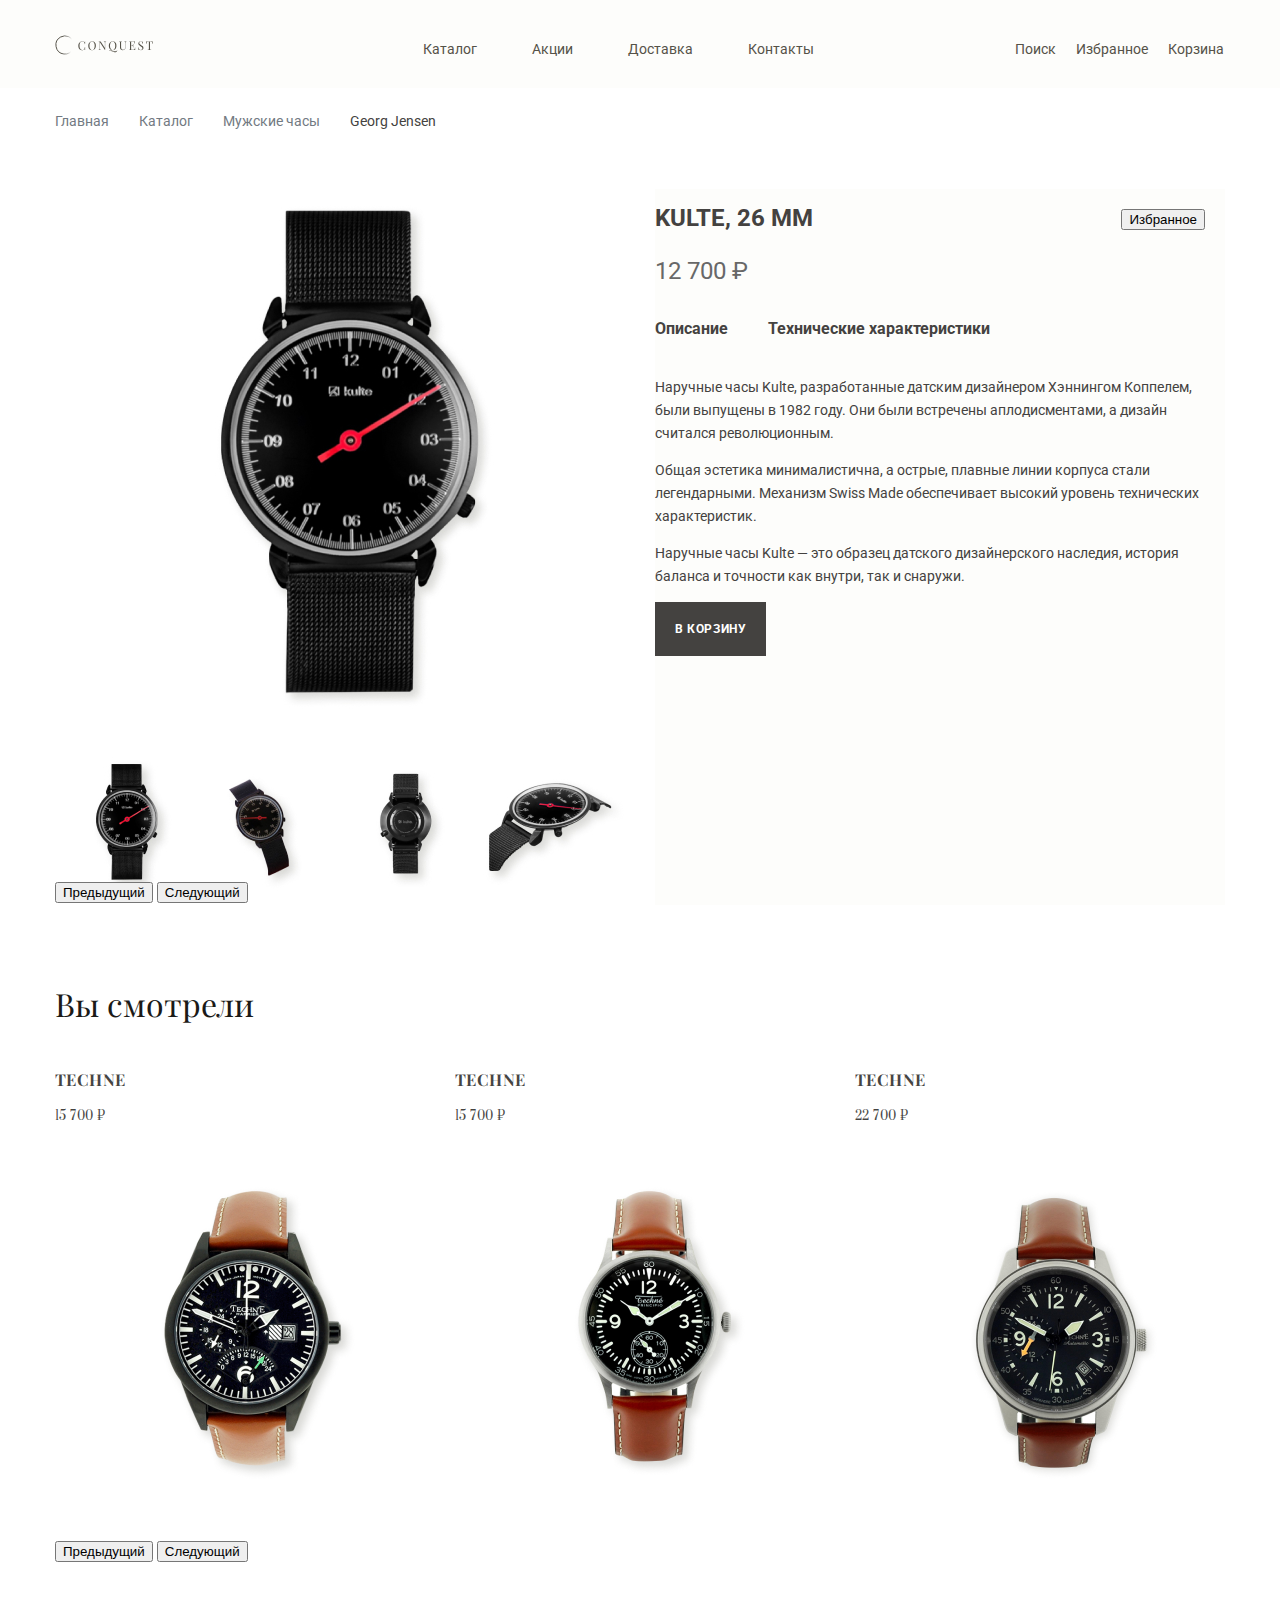
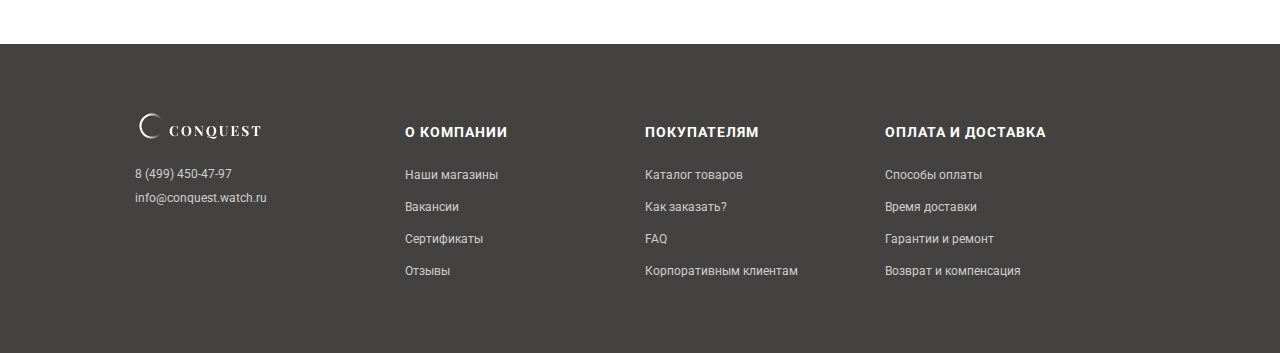
<file: solution/card.html>
<!DOCTYPE html>
<html lang="ru">
  <head>
    <meta charset="utf-8">
    <meta name="viewport" content="width=device-width, initial-scale=1">
    <link rel="preconnect" href="https://fonts.gstatic.com">
    <link href="https://fonts.googleapis.com/css2?family=Playfair+Display:wght@400;700&family=Prata&family=Roboto:wght@400;500;700&display=swap" rel="stylesheet">
    <link href="css/style.css" rel="stylesheet">
    <title>Карточка товара</title>
  </head>
  <body>
    <header class="main-header">
      <nav class="main-header-nav container">
        <a class="main-header-logo" href="index.html">
          <img src="img/logo.svg" width="98" height="20" alt="Логотип">
        </a>
        <ul class="site-navigation">
          <li class="site-navigation-item">
            <a class="link-item" href="catalog.html">Каталог</a>
          </li>
          <li class="site-navigation-item">
            <a class="link-item" href="#">Акции</a>
          </li>
          <li class="site-navigation-item">
            <a class="link-item" href="#">Доставка</a>
          </li>
          <li class="site-navigation-item">
            <a class="link-item" href="#">Контакты</a>
          </li>
        </ul>
        <ul class="user-navigation">
          <li class="user-navigation-item">
            <a class="link-item" href="#">Поиск</a>
          </li>
          <li class="user-navigation-item">
            <a class="link-item" href="#">Избранное</a>
          </li>
          <li class="user-navigation-item">
            <a class="link-item" href="#">Корзина</a>
          </li>
        </ul>
      </nav>
    </header>
    <main>
      <h1 class="visually-hidden">Карточка товара «Kulte, 26 mm»</h1>
      <div class="container">
        <ul class="breadcrumbs">
          <li class="breadcrumbs-item">
            <a class="breadcrumbs-link" href="index.html">Главная</a>
          </li>
          <li class="breadcrumbs-item">
            <a class="breadcrumbs-link" href="catalog.html">Каталог</a>
          </li>
          <li class="breadcrumbs-item">
            <a class="breadcrumbs-link" href="#">Мужские часы</a>
          </li>
          <li class="breadcrumbs-current breadcrumbs-item">Georg Jensen</li>
        </ul>
      </div>
      <div class="card">
        <div class="card-wrapper container">
          <div class="card-photos-column">
            <p class="card-photo-full">
              <img src="img/watch-fullsize.jpg" width="443" height="540" alt="Фото">
            </p>
            <ul class="card-photo-preview">
              <li class="card-photo-preview-item">
                <img src="img/watches-2.jpg" width="147" height="141" alt="Фото 1">
              </li>
              <li class="card-photo-preview-item">
                <img src="img/watches-3.jpg" width="147" height="141" alt="Фото 2">
              </li>
              <li class="card-photo-preview-item">
                <img src="img/watches-4.jpg" width="147" height="141" alt="Фото 3">
              </li>
              <li class="card-photo-preview-item">
                <img src="img/watches-5.jpg" width="147" height="141" alt="Фото 4">
              </li>
            </ul>
            <button class="card-photo-prev-button" type="button">
              <span>Предыдущий</span>
            </button>
            <button class="card-photo-next-button" type="button">
              <span>Следующий</span>
            </button>
          </div>
          <div class="card-description-column">
            <div class="card-description-header">
              <div class="card-description-wrapper">
                <h2 class="card-description-title">Kulte, 26 mm</h2>
                <button class="favorite" type="button">
                  <span>Избранное</span>
                </button>
              </div>
              <p class="card-description-price">12 700 ₽</p>
            </div>
            <ul class="bookmark-list">
              <li class="bookmark-item">
                <a class="bookmark-item-link" href="#">Описание</a>
              </li>
              <li class="bookmark-item">
                <a class="bookmark-item-link" href="#">Технические характеристики</a>
              </li>
            </ul>
            <p class="card-description-text">Наручные часы <span>Kulte</span>, разработанные датским дизайнером Хэннингом Коппелем, были выпущены в 1982 году. Они были встречены аплодисментами, а дизайн считался революционным.</p>
            <p class="card-description-text">Общая эстетика минималистична, а острые, плавные линии корпуса стали легендарными. Механизм Swiss Made обеспечивает высокий уровень технических характеристик.</p>
            <p class="card-description-text">Наручные часы <span>Kulte</span> — это образец датского дизайнерского наследия, история баланса и точности как внутри, так и снаружи.</p>
            <a class="dark-button" href="#">В корзину</a>
          </div>
        </div>
      </div>
      <section class="similar container">
        <h2 class="similar-title">Вы смотрели</h2>
        <ul class="catalog-list">
          <li class="catalog-item">
            <a class="catalog-item-link" href="#">
              <h3 class="catalog-item-title">Techne</h3>
              <p class="catalog-item-price">15 700 ₽</p>
              <img src="img/watch-card1.png" width="380" height="394" alt="Techne">
            </a>
          </li>
          <li class="catalog-item">
            <a class="catalog-item-link" href="#">
              <h3 class="catalog-item-title">Techne</h3>
              <p class="catalog-item-price">15 700 ₽</p>
              <img src="img/watch-card2.png" width="380" height="394" alt="Techne">
            </a>
          </li>
          <li class="catalog-item">
            <a class="catalog-item-link" href="#">
              <h3 class="catalog-item-title">Techne</h3>
              <p class="catalog-item-price">22 700 ₽</p>
              <img src="img/watch-card3.png" width="380" height="394" alt="Techne">
            </a>
          </li>
        </ul>
        <button class="similar-prev-button" type="button">
          <span>Предыдущий</span>
        </button>
        <button class="similar-next-button" type="button">
          <span>Следующий</span>
        </button>
      </section>
    </main>
    <footer class="main-footer">
      <div class="main-footer-wrapper container">
        <div class="main-footer-column">
          <a class="main-footer-logo" href="index.html">
            <img src="img/footer-logo.svg" width="130" height="35" alt="Логотип">
          </a>
          <a class="main-footer-link" href="tel:84994504797">8 (499) 450-47-97</a>
          <a class="main-footer-link" href="mailto:info@conquest.watch.ru">info@conquest.watch.ru</a>
        </div>
        <dl class="links">
          <div>
            <dt>О компании</dt>
            <dd>
              <ul class="link-list">
                <li>
                  <a class="main-footer-link" href="#">Наши магазины</a>
                </li>
                <li>
                  <a class="main-footer-link" href="#">Вакансии</a>
                </li>
                <li>
                  <a class="main-footer-link" href="#">Сертификаты</a>
                </li>
                <li>
                  <a class="main-footer-link" href="#">Отзывы</a>
                </li>
              </ul>
            </dd>
          </div>
          <div>
            <dt>Покупателям</dt>
            <dd>
            <ul class="link-list">
              <li>
                <a class="main-footer-link" href="#">Каталог товаров</a>
              </li>
              <li>
                <a class="main-footer-link" href="#">Как заказать?</a>
              </li>
              <li>
                <a class="main-footer-link" href="#">FAQ</a>
              </li>
              <li>
                <a class="main-footer-link" href="#">Корпоративным клиентам</a>
              </li>
            </ul>
            </dd>
          </div>
          <div>
            <dt>Оплата и доставка</dt>
            <dd>
            <ul class="link-list">
              <li>
                <a class="main-footer-link" href="#">Способы оплаты</a>
              </li>
              <li>
                <a class="main-footer-link" href="#">Время доставки</a>
              </li>
              <li>
                <a class="main-footer-link" href="#">Гарантии и ремонт</a>
              </li>
              <li>
                <a class="main-footer-link" href="#">Возврат и компенсация</a>
              </li>
            </ul>
            </dd>
          </div>
        </dl>
      </div>
    </footer>
  </body>
</html>
</file>
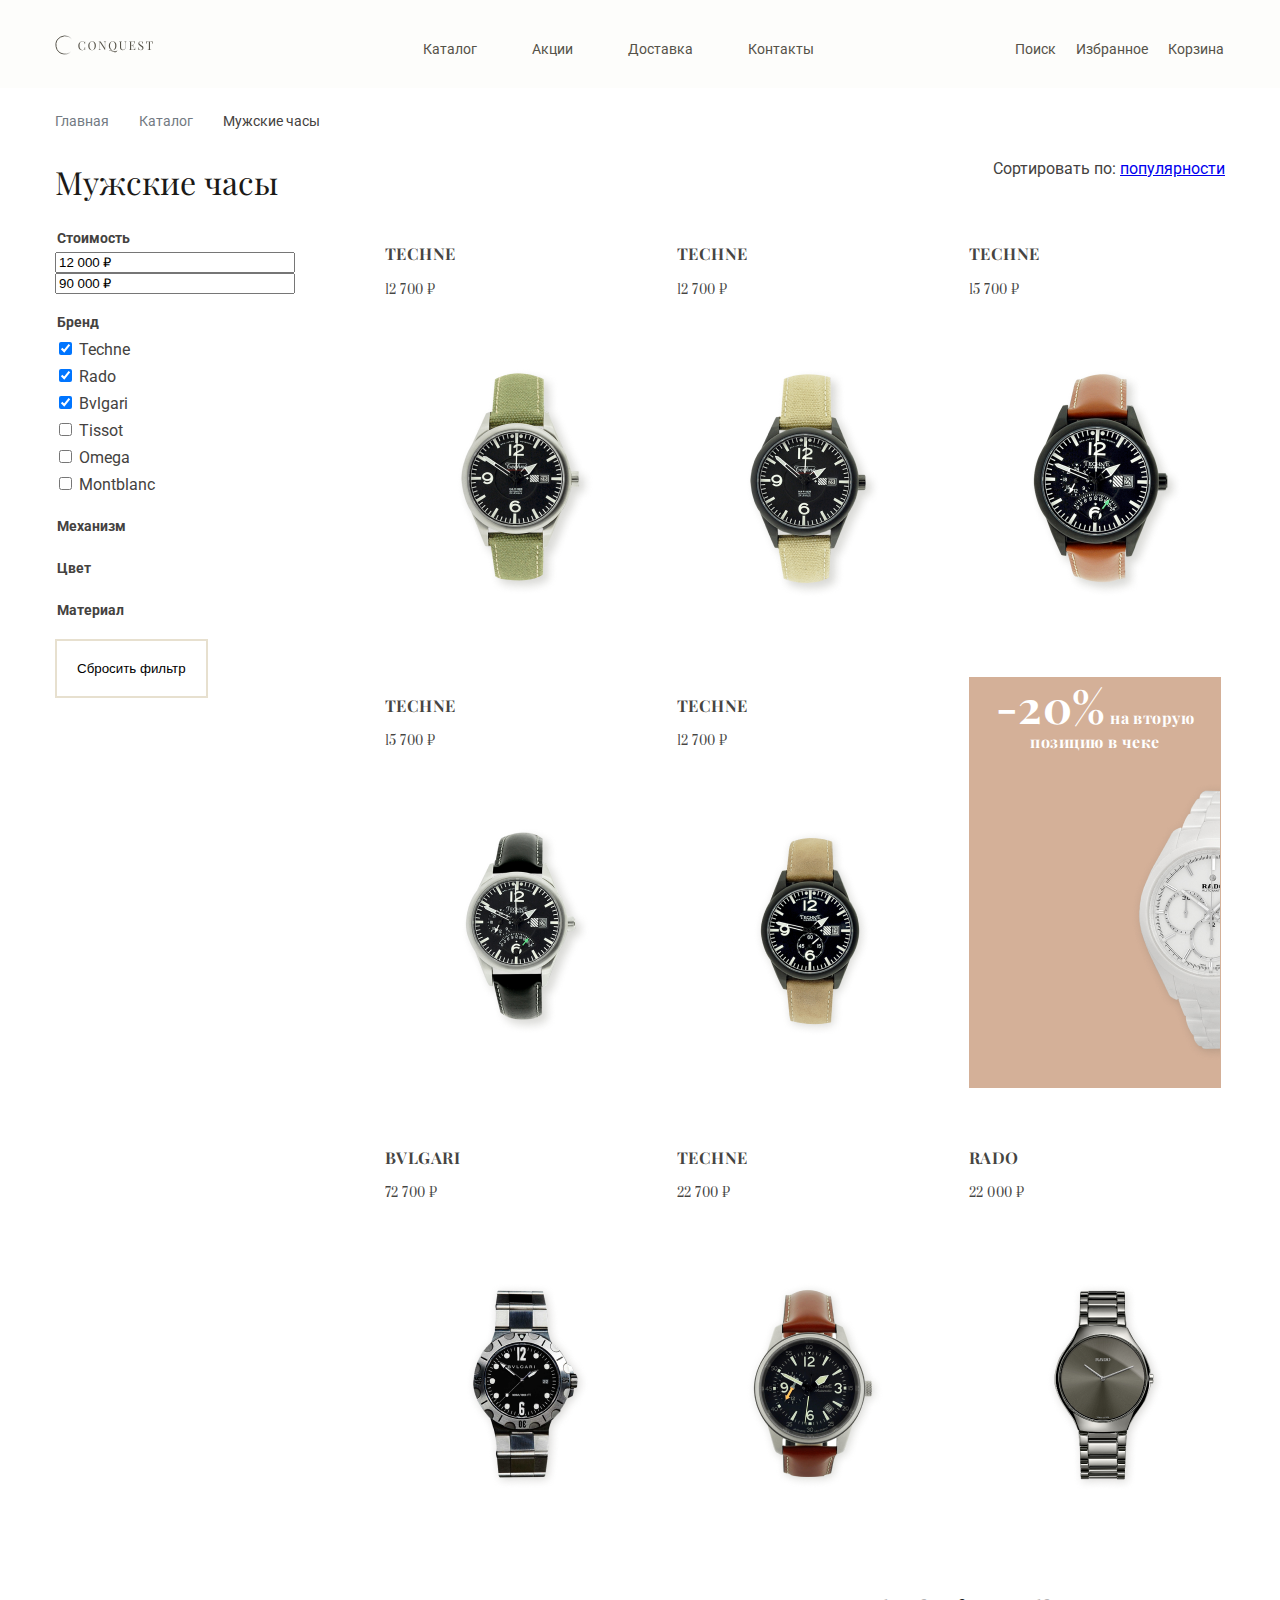
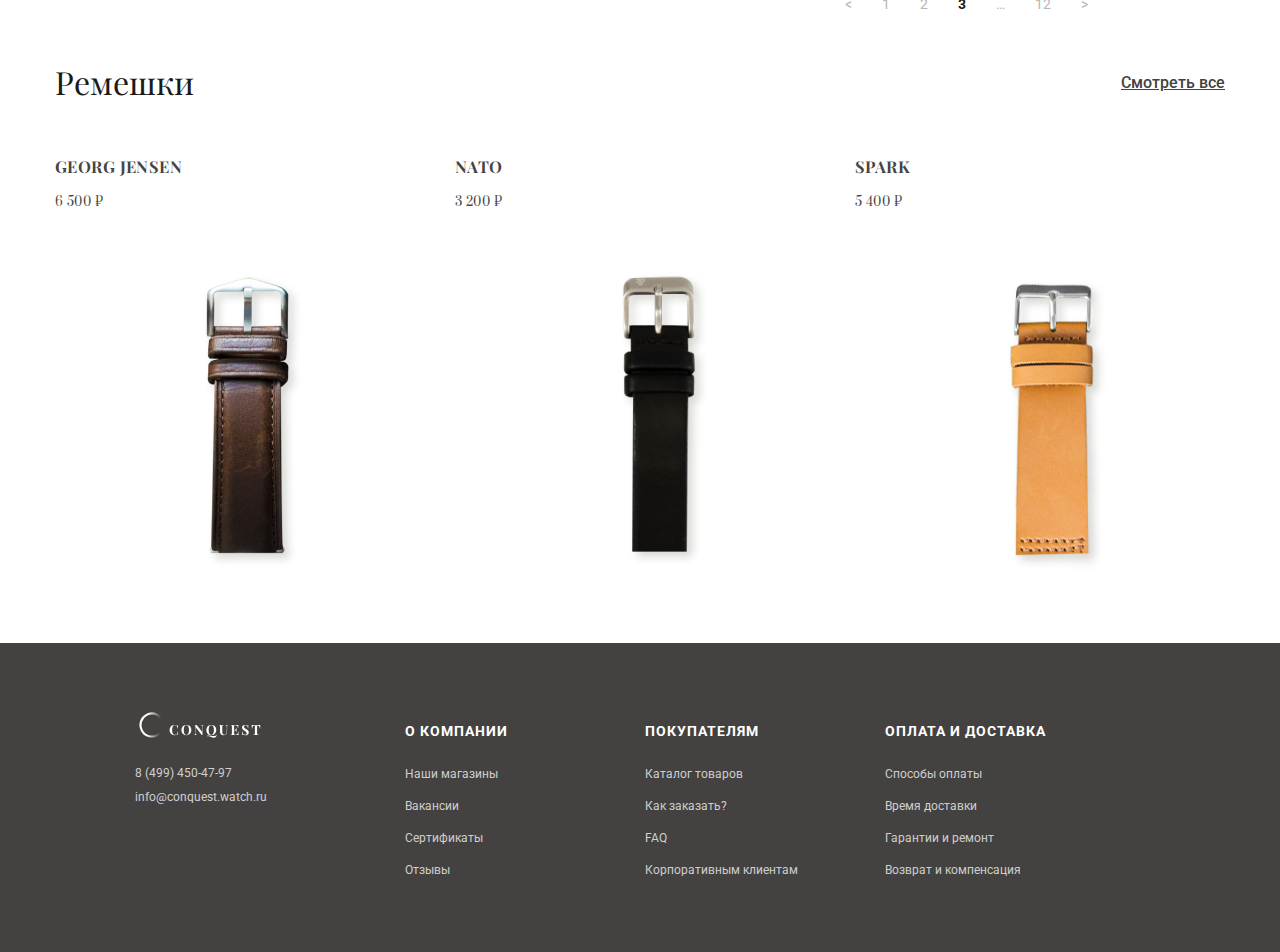
<file: solution/catalog.html>
<!DOCTYPE html>
<html lang="ru">
  <head>
    <meta charset="utf-8">
    <meta name="viewport" content="width=device-width, initial-scale=1">
    <link rel="preconnect" href="https://fonts.gstatic.com">
    <link href="https://fonts.googleapis.com/css2?family=Playfair+Display:wght@400;700&family=Prata&family=Roboto:wght@400;500;700&display=swap" rel="stylesheet">
    <link href="css/style.css" rel="stylesheet">
    <title>Каталог</title>
  </head>
  <body>
    <header class="main-header">
      <nav class="main-header-nav container">
        <a class="main-header-logo" href="index.html">
          <img src="img/logo.svg" width="98" height="20" alt="Логотип">
        </a>
        <ul class="site-navigation">
          <li class="site-navigation-item">
            <a class="link-item" href="catalog.html">Каталог</a>
          </li>
          <li class="site-navigation-item">
            <a class="link-item" href="#">Акции</a>
          </li>
          <li class="site-navigation-item">
            <a class="link-item" href="#">Доставка</a>
          </li>
          <li class="site-navigation-item">
            <a class="link-item" href="#">Контакты</a>
          </li>
        </ul>
        <ul class="user-navigation">
          <li class="user-navigation-item">
            <a class="link-item" href="#">Поиск</a>
          </li>
          <li class="user-navigation-item">
            <a class="link-item" href="#">Избранное</a>
          </li>
          <li class="user-navigation-item">
            <a class="link-item" href="#">Корзина</a>
          </li>
        </ul>
      </nav>
    </header>
    <main>
      <div class="container">
        <ul class="breadcrumbs">
          <li class="breadcrumbs-item">
            <a class="breadcrumbs-link" href="index.html">Главная</a>
          </li>
          <li class="breadcrumbs-item">
            <a class="breadcrumbs-link" href="catalog.html">Каталог</a>
          </li>
          <li class="breadcrumbs-current breadcrumbs-item">Мужские часы</li>
        </ul>
        <section class="catalog">
          <div class="catalog-header-wrapper">
            <h1 class="main-title">Мужские часы</h1>
            <p>Сортировать по: <a href="#">популярности</a></p>
          </div>
          <div class="catalog-content-wrapper">
            <div class="filters-column">
              <form action="#" method="POST">
                <fieldset class="filter filter-expand">
                  <legend class="filter-title">Стоимость</legend>
                  <div class="filter-container">
                    <label class="visually-hidden" for="min-price" >Стоимость от</label>
                    <input type="text" name="min-price" id="min-price" value="12 000 ₽">
                    <label class="visually-hidden" for="max-price">Стоимость до</label>
                    <input type="text" name="max-price" id="max-price" value="90 000 ₽">
                  </div>
                </fieldset>
                <fieldset class="filter filter-expand">
                  <legend class="filter-title">Бренд</legend>
                  <div class="filter-container">
                    <label>
                      <input type="checkbox" name="brand" id="techne" value="Techne" checked>
                      <span>Techne</span>
                    </label>
                    <label>
                      <input type="checkbox" name="brand" id="rado" value="Rado" checked>
                      <span>Rado</span>
                    </label>
                    <label>
                      <input type="checkbox" name="brand" id="bvlgari" value="Bvlgari" checked>
                      <span>Bvlgari</span>
                    </label>
                    <label>
                      <input type="checkbox" name="brand" id="tissot" value="Tissot">
                      <span>Tissot</span>
                    </label>
                    <label>
                      <input type="checkbox" name="brand" id="omega" value="Omega">
                      <span>Omega</span>
                    </label>
                    <label>
                      <input type="checkbox" name="brand" id="montblanc" value="Montblanc">
                      <span>Montblanc</span>
                    </label>
                  </div>
                </fieldset>
                <fieldset class="filter filter-collapsed">
                  <legend class="filter-title">Механизм</legend>
                  <div class="filter-container"></div>
                </fieldset>
                <fieldset class="filter filter-collapsed">
                  <legend class="filter-title">Цвет</legend>
                  <div class="filter-container"></div>
                </fieldset>
                <fieldset class="filter filter-collapsed">
                  <legend class="filter-title">Материал</legend>
                  <div class="filter-container"></div>
                </fieldset>
                <button class="filter-button" type="reset">Сбросить фильтр</button>
              </form>
            </div>
            <div class="catalog-column">
              <ul class="catalog-list catalog-list-compact">
                <li class="catalog-item catalog-item-compact">
                  <a class="catalog-item-link" href="card.html">
                    <h3 class="catalog-item-title">Techne</h3>
                    <p class="catalog-item-price">12 700 ₽</p>
                    <img class="catalog-item-img" src="img/watch-c1.png" width="272" height="320" alt="Techne">
                  </a>
                </li>
                <li class="catalog-item catalog-item-compact">
                  <a class="catalog-item-link" href="card.html">
                    <h3 class="catalog-item-title">Techne</h3>
                    <p class="catalog-item-price">12 700 ₽</p>
                    <img class="catalog-item-img" src="img/watch-c2.png" width="272" height="320" alt="Techne">
                  </a>
                </li>
                <li class="catalog-item catalog-item-compact">
                  <a class="catalog-item-link" href="card.html">
                    <h3 class="catalog-item-title">Techne</h3>
                    <p class="catalog-item-price">15 700 ₽</p>
                    <img class="catalog-item-img" src="img/watch-c3.png" width="272" height="320" alt="Techne">
                  </a>
                </li>
                <li class="catalog-item catalog-item-compact">
                  <a class="catalog-item-link" href="card.html">
                    <h3 class="catalog-item-title">Techne</h3>
                    <p class="catalog-item-price">15 700 ₽</p>
                    <img class="catalog-item-img" src="img/watch-c4.png" width="272" height="320" alt="Techne">
                  </a>
                </li>
                <li class="catalog-item catalog-item-compact">
                  <a class="catalog-item-link" href="card.html">
                    <h3 class="catalog-item-title">Techne</h3>
                    <p class="catalog-item-price">12 700 ₽</p>
                    <img class="catalog-item-img" src="img/watch-c5.png" width="272" height="320" alt="Techne">
                  </a>
                </li>
                <li class="catalog-item catalog-item-promo">
                  <p class="catalog-item-promo-text">
                    <span class="catalog-item-promo-percent">-20%</span>
                    на вторую позицию в чеке
                  </p>
                  <img class="catalog-item-img" src="img/promo-watch.png" width="250" height="300" alt="promo">
                </li>
                <li class="catalog-item catalog-item-compact">
                  <a class="catalog-item-link" href="card.html">
                    <h3 class="catalog-item-title">Bvlgari</h3>
                    <p class="catalog-item-price">72 700 ₽</p>
                    <img class="catalog-item-img" src="img/watch-c9.png" width="272" height="320" alt="Bvlgari">
                  </a>
                </li>
                <li class="catalog-item catalog-item-compact">
                  <a class="catalog-item-link" href="card.html">
                    <h3 class="catalog-item-title">Techne</h3>
                    <p class="catalog-item-price">22 700 ₽</p>
                    <img class="catalog-item-img" src="img/watch-c10.png" width="272" height="320" alt="Techne">
                  </a>
                </li>
                <li class="catalog-item catalog-item-compact">
                  <a class="catalog-item-link" href="card.html">
                    <h3 class="catalog-item-title">Rado</h3>
                    <p class="catalog-item-price">22 000 ₽</p>
                    <img class="catalog-item-img" src="img/watch-c11.png" width="272" height="320" alt="Rado">
                  </a>
                </li>
              </ul>
              <ul class="pagination">
                <li class="pagination-item">
                  <a class="pagination-link" href="#">&lt;</a>
                </li>
                <li class="pagination-item">
                  <a class="pagination-link" href="#">1</a>
                </li>
                <li class="pagination-item">
                  <a class="pagination-link" href="#">2</a>
                </li>
                <li class="pagination-item">
                  <a class="pagination-link pagination-link-current">3</a>
                </li>
                <li class="pagination-item">
                  <a class="pagination-link" href="#">…</a>
                </li>
                <li class="pagination-item">
                  <a class="pagination-link" href="#">12</a>
                </li>
                <li class="pagination-item">
                  <a class="pagination-link" href="#">&gt;</a>
                </li>
              </ul>
            </div>
          </div>
        </section>
        <section class="accessories">
          <header class="accessories-header">
            <h2 class="accessories-title">Ремешки</h2>
            <a class="show-more" href="catalog.html">Смотреть все</a>
          </header>
          <ul class="catalog-list">
            <li class="catalog-item">
              <a class="catalog-item-link" href="#">
              <h3 class="catalog-item-title">Georg Jensen</h3>
              <p class="catalog-item-price">6 500 ₽</p>
              <img src="img/band-c1.png" width="380" height="394" alt="Georg Jensen">
              </a>
            </li>
            <li class="catalog-item">
              <a class="catalog-item-link" href="#">
                <h3 class="catalog-item-title">Nato</h3>
                <p class="catalog-item-price">3 200 ₽</p>
                <img src="img/band-c2.png" width="380" height="394" alt="Nato">
              </a>
            </li>
            <li class="catalog-item">
              <a class="catalog-item-link" href="#">
                <h3 class="catalog-item-title">Spark</h3>
                <p class="catalog-item-price">5 400 ₽</p>
                <img src="img/band-c3.png" width="380" height="394" alt="Spark">
              </a>
            </li>
          </ul>
        </section>
      </div>
    </main>
    <footer class="main-footer">
      <div class="main-footer-wrapper container">
        <div class="main-footer-column">
          <a class="main-footer-logo" href="index.html">
            <img src="img/footer-logo.svg" width="130" height="35" alt="Логотип">
          </a>
          <a class="main-footer-link" href="tel:84994504797">8 (499) 450-47-97</a>
          <a class="main-footer-link" href="mailto:info@conquest.watch.ru">info@conquest.watch.ru</a>
        </div>
        <dl class="links">
          <div>
            <dt>О компании</dt>
            <dd>
              <ul class="link-list">
                <li>
                  <a class="main-footer-link" href="#">Наши магазины</a>
                </li>
                <li>
                  <a class="main-footer-link" href="#">Вакансии</a>
                </li>
                <li>
                  <a class="main-footer-link" href="#">Сертификаты</a>
                </li>
                <li>
                  <a class="main-footer-link" href="#">Отзывы</a>
                </li>
              </ul>
            </dd>
          </div>
          <div>
            <dt>Покупателям</dt>
            <dd>
            <ul class="link-list">
              <li>
                <a class="main-footer-link" href="#">Каталог товаров</a>
              </li>
              <li>
                <a class="main-footer-link" href="#">Как заказать?</a>
              </li>
              <li>
                <a class="main-footer-link" href="#">FAQ</a>
              </li>
              <li>
                <a class="main-footer-link" href="#">Корпоративным клиентам</a>
              </li>
            </ul>
            </dd>
          </div>
          <div>
            <dt>Оплата и доставка</dt>
            <dd>
            <ul class="link-list">
              <li>
                <a class="main-footer-link" href="#">Способы оплаты</a>
              </li>
              <li>
                <a class="main-footer-link" href="#">Время доставки</a>
              </li>
              <li>
                <a class="main-footer-link" href="#">Гарантии и ремонт</a>
              </li>
              <li>
                <a class="main-footer-link" href="#">Возврат и компенсация</a>
              </li>
            </ul>
            </dd>
          </div>
        </dl>
      </div>
    </footer>
  </body>
</html>
</file>
<file: css/style.css>
body {
    margin: 0;
    min-width: 1200px;
    font-family: 'Roboto', sans-serif;
    font-weight: normal;
    font-size: 16px;
    line-height: 24px;
    color: #1B1A17;
}

.container {
    width: 1170px;
    margin: 0 auto;
    padding-left: 15px;
    padding-right: 15px;
}

.visually-hidden {
    position: absolute;
    clip: rect(1px, 1px, 1px, 1px);
    padding: 0;
    border: 0;
    height: 1px;
    width: 1px;
    overflow: hidden;
}

ul {
    list-style: none;
    padding: 0;
    margin: 0;
}

/* Header */

.main-header {
    padding-top: 35px;
    padding-bottom: 25px;
    background-color: #fdfdfb;
}

.main-header-nav {
    display: flex;
    justify-content: flex-start;
    align-items: flex-start;
}

.main-header-logo {
    margin-right: 270px;
}

.site-navigation {
    width: 490px;
    flex-wrap: wrap;
    display: flex;
}

.site-navigation-item {
    margin-right: 55px;
}

.site-navigation-item a {
    font-size: 14px;
    line-height: 16px;
    color: #555248;
    text-decoration: none;
}

.user-navigation {
    display: flex;
    margin-left: auto;
    width: 230px;
    flex-wrap: wrap;
}

.user-navigation li {
    margin-left: 20px;
}

.user-navigation a {
    font-style: normal;
    font-weight: normal;
    font-size: 14px;
    line-height: 16px;
    color: #555248;
    text-decoration: none;
}

/* Promo */

.promo {
    background-color: #fdfdfb;
}

.promo-wrapper {
    display: flex;
}

.promo-text-column {
    width: 440px;
}

.promo-title {
    display: flex;
    flex-direction: column;
    font-family: "Playfair Display", "Arial", sans-serif;
    font-weight: normal;
    font-size: 30px;
    line-height: 40px;
    color: #1b1a17;
}

.promo-title span {
    font-size: 45px;
    line-height: 60px;
    order: -1;
}

.promo-text-column p {
    font-weight: 300;
    font-size: 14px;
    line-height: 21px;
    width: 270px;
    margin-bottom: 60px;
}

.promo-text-column a {
    font-weight: 500;
    font-size: 12px;
    line-height: 14px;
    letter-spacing: 0.05em;
    text-transform: uppercase;
    color: #FFFFFF;
    background: #444240;
    padding: 26px 38px;
    text-decoration: none;
}

.promo-img-column {
    width: 730px;
    display: flex;
}

.promo-img-column p {
    font-family: 'Prata', serif;
    font-style: normal;
    font-weight: normal;
    font-size: 16px;
    line-height: 22px;
}

.promo-price {
    align-self: flex-start;
}

.promo-img-column img {
    align-self: center;
}

.promo-description {
    align-self: flex-end;
}

/* Bestsellers */

.bestsellers {
    padding-bottom: 165px;
}

.bestsellers-header {
    display: flex;
    justify-content: center;
}

.bestsellers h2 {
    font-family: "Playfair Display", "Arial", sans-serif;
    font-style: normal;
    font-weight: normal;
    font-size: 32px;
    line-height: 43px;
    color: #1b1a17;
    margin-left: auto;
}

.bestsellers a {
    margin-left: auto;
    font-weight: 500;
    font-size: 16px;
    line-height: 19px;
    color: #444240;
    align-self: flex-end;
}

.catalog-list {
    display: flex;
    justify-content: space-between;
    gap: 25px;
}

.catalog-item {
    background: #FDFDFB;
    padding: 10px;
}

.catalog-item h3 {
    font-family: Playfair Display;
    font-style: normal;
    font-weight: bold;
    font-size: 14px;
    line-height: 24px;
    letter-spacing: 0.03em;
    color: rgba(27, 26, 23, 0.82);
}

.catalog-item p {
    font-family: Prata;
    font-style: normal;
    font-weight: normal;
    font-size: 12px;
    line-height: 16px;
    color: rgba(27, 26, 23, 0.82);
}

.catalog-item a {
    font-family: Playfair Display;
    font-size: 16px;
    line-height: 21px;
    text-align: left;
    text-decoration: none;
}

.catalog-item:nth-child(3n) {
    margin-right: 0;
}

/* banner */

.banner {
    background: #F7F5EF;
}

.banner-wrapper {
    display: flex;
    padding-top: 52px;
    padding-bottom: 52px;
}

.banner-text-column {
    padding-left: 69px;
}

.banner-text-column h2 {
    font-family: Playfair Display;
    font-size: 32px;
    line-height: 43px;
    margin-bottom: 38px;
}

.banner-text-column p {
    font-family: Roboto;
    font-size: 16px;
    line-height: 24px;
    color: #444240;
    margin-bottom: 45px;
}

.banner-text-column a {
    font-family: Roboto;
    font-weight: 500;
    font-size: 12px;
    line-height: 14px;
    letter-spacing: 0.05em;
    color: #FFFFFF;
    padding: 26px 38px;
    background: #D4B098;
    text-decoration: none;
    text-transform: uppercase;
}

/* News */
.news {
    display: flex;
    padding-top: 80px;
}

.news-text-column {
    width: 540px;
}

.news-text-column h2 {
    font-family: Playfair Display;
    font-size: 32px;
    line-height: 43px;
}

.news-text-column p {
    font-family: Roboto;
    font-size: 16px;
    line-height: 27px;
    color: #444240;
}

.social-list {
    display: flex;
}

.social-item {
    margin-right: 10px;
}

.news-img-column {
    display: flex;
    flex-direction: column;
    flex-wrap: wrap;
    height: 560px;
    margin-right: -10px;
}

.news-img-column img {
    margin-bottom: 10px;
    margin-right: 10px;
}

/* Footer */
footer {
    background: #444240;
    padding-top: 65px;
    padding-bottom: 65px;
}

footer a {
    font-size: 12px;
    line-height: 14px;
    color: rgba(255, 255, 255, 0.75);
    text-decoration: none;
    margin-bottom: 15px;
}

.footer-wrapper {
    display: flex;
}

.logo-and-social {
    display: flex;
    flex-direction: column;
    margin-right: 30px;
    width: 240px;
    margin-left: 80px;
}

.links {
    padding: 0;
    margin: 0;
    display: flex;
}

.links div {
    display: flex;
    flex-direction: column;
    width: 240px;
}

.links dt {
    padding: 0;
    margin: 15px 0 20px 0;
    font-weight: bold;
    font-size: 14px;
    line-height: 16px;
    letter-spacing: 0.07em;
    text-transform: uppercase;
    color: #ffffff;
}

.links dd {
    padding: 0;
    margin: 0;
}

.links li {
    margin-bottom: 10px;
}

/* Catalog page */

/* Catalog  */
.breadcrumbs {
    display: flex;
    margin-top: 20px;
}

.breadcrumbs-item a {
    text-decoration: none;
    font-weight: 500;
    font-size: 14px;
    line-height: 16px;
    text-transform: capitalize;
    color: #BDB9B5;
    margin-right: 32px;
}

.breadcrumbs-current a {
    color: #555248;
}

.catalog-header-wrapper {
    display: flex;
    justify-content: space-between;
    align-items: center;
}

.catalog-header-wrapper h1 {
    font-family: Playfair Display;
    font-size: 32px;
    line-height: 43px;
}

.filters-column {
    width: 240px;
    margin-right: 90px;
}

.filter {
    border: none;
    padding: 0;
    margin: 0;
}

.filter-title {
    font-weight: 500;
    font-size: 14px;
    text-transform: capitalize;
    color: #444240;
}

.filter-container {
    display: flex;
    flex-direction: column;
    margin-bottom: 15px;
}

.filter-button {
    padding: 20px;
    background-color: transparent;
    border: 2px solid #e7e0cf;
}


.catalog-content-wrapper {
    display: flex;
}

.catalog-column .catalog-list {
    flex-wrap: wrap;
    grid-gap: 40px;
}

.catalog-column .catalog-item {
    padding: 20px;
    width: 232px;
}

.catalog-column h3 {
    font-family: Roboto;
    font-weight: bold;
    line-height: 21px;
    letter-spacing: 0.05em;
    color: #444240;
}

.catalog-column p {
    font-family: Roboto;
    font-size: 14px;
    color: #636261;
}

.catalog-column .catalog-item-promo {
    background-color: #d4b098;
    position: relative;
}

.catalog-column .catalog-item-promo-text {
    font-family: "Playfair Display", "Arial", sans-serif;
    font-weight: bold;
    font-size: 16px;
    line-height: 24px;
    text-align: center;
    letter-spacing: 0.03em;
    color: #ffffff;
}

.catalog-column .catalog-item-promo-percent {
    font-size: 45px;
}

.catalog-column .catalog-item-promo img {
    position: absolute;
    right: 0;
}

.pagination {
    list-style: none;
    padding: 0;
    margin: 0;
    display: flex;
    justify-content: flex-start;
    flex-wrap: wrap;
    width: 400px;
    margin-left: auto;
}

.pagination-item {
    padding: 10px;
    margin-left: 10px;
}

.pagination-link {
    font-size: 14px;
    line-height: 21px;
    color: #b6b6b6;
    text-decoration: none;
}

.pagination-link-current {
    font-weight: bold;
    color: #1b1a17;
}

/* Accessories */

.accessories {
    padding-bottom: 80px;
}

.accessories-header {
    display: flex;
    justify-content: space-between;
    align-items: center;
}

.accessories-header h2 {
    font-family: "Playfair Display", "Arial", sans-serif;
    font-style: normal;
    font-weight: normal;
    font-size: 32px;
    line-height: 43px;
    color: #1b1a17;
}

.accessories .catalog-item {
    width: 320px;
    padding: 20px;
    text-decoration: none;
}

.accessories .catalog-item h3 {
    font-family: Roboto;
    font-weight: bold;
    line-height: 21px;
    letter-spacing: 0.05em;
    color: #444240;
}

.accessories .catalog-item p {
    font-family: Roboto;
    font-style: normal;
    font-weight: normal;
    font-size: 14px;
    line-height: 16px;
    color: #636261;
}

/* Card page */
/* Card */

.card {
    margin-top: 20px;
    display: flex;
    column-gap: 40px;
}

.card-photos-column {
    width: 560px;
}

.card-photos-slider-preview {
    display: flex;
}

.card-description-column p {
    font-weight: 300;
    font-size: 14px;
    line-height: 23px;
    color: #000000;
}

.card-description-column button {
    font-weight: 500;
    font-size: 12px;
    line-height: 14px;
    letter-spacing: 0.05em;
    text-transform: uppercase;
    color: #FFFFFF;
    background: #444240;
    padding: 26px 38px;
    text-decoration: none;
    border: none;
}
</file>
<file: solution/css/style.css>
body {
  margin: 0;
  min-width: 1200px;
  font-family: "Roboto", "Arial", sans-serif;
  font-weight: normal;
  font-size: 16px;
  line-height: 27px;
  color: #444240;
}

.visually-hidden {
  position: absolute;
  clip: rect(1px, 1px, 1px, 1px);
  padding: 0;
  border: 0;
  height: 1px;
  width: 1px;
  overflow: hidden;
}

.container {
  width: 1170px;
  margin: 0 auto;
  padding-left: 15px;
  padding-right: 15px;
}

.breadcrumbs {
  list-style: none;
  padding: 0;
  margin: 0;

  display: flex;
}

.breadcrumbs-item {
  margin-right: 30px;
  padding-top: 25px;
  padding-bottom: 10px;
  font-size: 14px;
  line-height: 16px;
  color: #444240;
}

.breadcrumbs-link {
  font-size: 14px;
  line-height: 16px;
  color: #727a82;
  text-decoration: none;
}

.main-title {
  font-family: "Playfair Display", "Arial", sans-serif;
  font-style: normal;
  font-weight: normal;
  font-size: 32px;
  line-height: 43px;
  color: #1b1a17;
}

.section-title {
  font-family: "Playfair Display", "Arial", sans-serif;
  font-style: normal;
  font-weight: normal;
  font-size: 32px;
  line-height: 43px;
  color: #1b1a17;
  margin-left: auto;
}

.main-header {
  padding-top: 35px;
  padding-bottom: 25px;
  background-color: #fdfdfb;
}

.main-header-nav {
  display: flex;
  justify-content: flex-start;
  align-items: flex-start;
}

.main-header-logo {
  margin-right: 270px;
}

.site-navigation {
  list-style: none;
  padding: 0;
  margin: 0;

  display: flex;
  width: 490px;
  flex-wrap: wrap;
}

.user-navigation {
  list-style: none;
  padding: 0;
  margin: 0;

  display: flex;
  margin-left: auto;
  width: 230px;
  flex-wrap: wrap;
}

.user-navigation-item {
  margin-left: 20px;
}

.site-navigation-item {
  margin-right: 55px;
}

.link-item {
  font-style: normal;
  font-weight: normal;
  font-size: 14px;
  line-height: 16px;
  color: #555248;
  text-decoration: none;
}

.promo {
  padding-bottom: 10px;
  background-color: #fdfdfb;
}

.promo-wrapper {
  display: flex;
}

.promo-text-column {
  width: 440px;
}

.promo-img-column {
  display: flex;
  width: 730px;
}

.promo-title {
  display: flex;
  flex-direction: column;
  font-family: "Playfair Display", "Arial", sans-serif;
  font-weight: normal;
  font-size: 30px;
  line-height: 40px;
  color: #1b1a17;
}

.promo-title span {
  font-size: 45px;
  line-height: 60px;
  order: -1;
}

.promo-price {
  align-self: flex-start;
  font-family: "Prata", "Arial", sans-serif;
  font-size: 16px;
  line-height: 22px;
  color: #1b1a17;
}

.promo-img {
  align-self: center;
}

.promo-description {
  align-self: flex-end;
}

.bestsellers {
  padding-bottom: 165px;
}

.bestsellers-header {
  display: flex;
  justify-content: center;
}

.show-more {
  margin-left: auto;
  font-weight: 500;
  font-size: 16px;
  line-height: 19px;
  color: #444240;
}

.catalog-list {
  list-style: none;
  padding: 0;
  margin: 0;
  display: flex;
  flex-wrap: wrap;
  justify-content: flex-start;
  margin-right: -30px;
}

.catalog-item {
  display: flex;
  flex-direction: column;
  width: 370px;
  margin-right: 30px;
}

.banner {
  display: flex;
  padding-bottom: 65px;
}

.banner-img-column {
  width: 600px;
}

.banner-text-column {
  width: 570px;
}

.news-wrapper {
  display: flex;
}

.news-text-column {
  width: 540px;
}

.news-img-column {
  display: flex;
  flex-direction: column;
  flex-wrap: wrap;
  height: 560px;
  margin-right: -10px;
}

.news-img {
  margin-bottom: 10px;
  margin-right: 10px;
}

.social {
  list-style: none;
  padding: 0;
  margin: 0;

  display: flex;
  flex-wrap: wrap;
  width: 400px;
}

.social-item {
  margin-right: 10px;
}

.social-item:last-child {
  margin-right: 0;
}

.main-footer {
  padding-top: 65px;
  padding-bottom: 65px;
  background-color: #444240;
}

.main-footer-wrapper {
  display: flex;
}

.main-footer-column {
  width: 240px;
  margin-left: 80px;
  margin-right: 30px;
  display: flex;
  flex-direction: column;
}

.links {
  padding: 0;
  margin: 0;
  display: flex;
}

.links div {
  display: flex;
  flex-direction: column;
  width: 240px;
}

.links dt {
  padding: 0;
  margin: 15px 0 20px 0;
  font-weight: bold;
  font-size: 14px;
  line-height: 16px;
  letter-spacing: 0.07em;
  text-transform: uppercase;
  color: #ffffff;
}

.links dd {
  padding: 0;
  margin: 0;
}

.link-list {
  list-style: none;
  padding: 0;
  margin: 0;
}

.main-footer-logo {
  margin-bottom: 15px;
}

.main-footer-link {
  display: inline-block;
  margin-bottom: 10px;
  font-size: 12px;
  line-height: 14px;
  color: rgba(255, 255, 255, 0.75);
  text-decoration: none;
}

.dark-button {
  display: inline-block;
  padding: 20px;
  font-weight: bold;
  font-size: 12px;
  line-height: 14px;
  letter-spacing: 0.05em;
  color: #ffffff;
  text-transform: uppercase;
  text-decoration: none;
  background-color: #444240;
}

.light-button {
  display: inline-block;
  padding: 20px;
  font-weight: bold;
  font-size: 12px;
  line-height: 14px;
  letter-spacing: 0.05em;
  color: #ffffff;
  text-transform: uppercase;
  text-decoration: none;
  background-color: #d4b098;
}

.link-details {
  font-family: "Playfair Display", "Arial", sans-serif;
  font-style: normal;
  font-weight: normal;
  font-size: 16px;
  line-height: 21px;
  color: #1b1a17;
  text-decoration: none;
  margin-top: auto;
}

.catalog-item-link {
  font-family: "Playfair Display", "Arial", sans-serif;
  font-style: normal;
  font-weight: bold;
  font-size: 14px;
  line-height: 24px;
  letter-spacing: 0.03em;
  color: rgba(27, 26, 23, 0.82);
  text-decoration: none;
  text-transform: uppercase;
}

.catalog-item-price {
  font-family: "Prata", "Arial", sans-serif;
  font-style: normal;
  font-weight: normal;
  font-size: 12px;
  line-height: 16px;
  color: rgba(27, 26, 23, 0.82);
}

.similar {
  padding-bottom: 80px;
}

.similar-title {
  font-family: "Playfair Display", "Arial", sans-serif;
  font-style: normal;
  font-weight: normal;
  font-size: 32px;
  line-height: 43px;
  color: #1b1a17;
}

.card {
  margin-top: 50px;
  padding-bottom: 50px;
}

.card-wrapper {
  display: flex;
  justify-content: flex-start;
}

.card-photos-column {
  width: 570px;
  margin-right: 30px;
}

.card-description-column {
  width: 570px;
  background-color: #fdfdfb;
}

.card-description-wrapper {
  display: flex;
  align-items: flex-start;
  justify-content: space-between;
}

.card-photo-preview {
  list-style: none;
  padding: 0;
  margin: 0;
  display: flex;
  justify-content: flex-start;
  flex-wrap: wrap;
  margin-right: -15px;
}

.card-photo-preview-item {
  width: 127px;
  height: 121px;
  margin-right: 15px;
  margin-top: 20px;
  background-color: rgba(100, 100, 100, 0.15);
}

.card-photo-full {
  margin-top: 0;
  margin-bottom: 0;
  text-align: center;
}

.bookmark-list {
  list-style: none;
  padding: 0;
  margin: 0;
  display: flex;
}

.bookmark-item {
  padding: 20px 0;
  margin-right: 40px;
}

.bookmark-item-link {
  font-weight: bold;
  font-size: 16px;
  line-height: 24px;
  color: #444240;
  text-decoration: none;
}

.card-description-title {
  margin-top: 10px;
  margin-bottom: 10px;
  font-weight: bold;
  font-size: 24px;
  line-height: 38px;
  text-transform: uppercase;
}

.card-description-text {
  font-weight: normal;
  font-size: 14px;
  line-height: 23px;
}

.card-description-property {
  font-size: 18px;
  line-height: 21px;
}

.card-description-price {
  margin-top: 10px;
  margin-bottom: 10px;
  font-style: normal;
  font-weight: normal;
  font-size: 24px;
  line-height: 28px;
  color: #686868;
}

.favorite {
  margin-top: 20px;
  margin-right: 20px;
}

.catalog-header-wrapper {
  display: flex;
  justify-content: space-between;
}

.catalog-content-wrapper {
  display: flex;
}

.filters-column {
  width: 240px;
  margin-right: 90px;
}

.filter {
  border: none;
  padding: 0;
  margin: 0;
}

.filter-title {
  font-size: 14px;
  font-weight: bold;
}

.filter-container {
  display: flex;
  flex-direction: column;
  margin-bottom: 15px;
}

.filter-button {
  padding: 20px;
  background-color: transparent;
  border: 2px solid #e7e0cf;
}

.catalog-column {
  width: 840px;
}

.catalog-list-compact {
  margin-right: -40px;
}

.catalog-item-compact {
  width: 252px;
  margin-right: 40px;
  margin-bottom: 40px;
}

.catalog-item-promo {
  width: 252px;
  margin-right: 40px;
  margin-bottom: 40px;
  background-color: #d4b098;
}

.catalog-item-promo-text {
  font-family: "Playfair Display", "Arial", sans-serif;
  font-weight: bold;
  font-size: 16px;
  line-height: 24px;
  text-align: center;
  letter-spacing: 0.03em;
  color: #ffffff;
}

.catalog-item-promo-percent {
  font-size: 45px;
}

.catalog-item-img {
  align-self: center;
}

.pagination {
  list-style: none;
  padding: 0;
  margin: 0;
  display: flex;
  justify-content: flex-start;
  flex-wrap: wrap;
  width: 400px;
  margin-left: auto;
}

.pagination-item {
  padding: 10px;
  margin-left: 10px;
}

.pagination-link {
  font-size: 14px;
  line-height: 21px;
  color: #b6b6b6;
  text-decoration: none;
}

.pagination-link-current {
  font-weight: bold;
  color: #1b1a17;
}

.accessories {
  padding-bottom: 20px;
}

.accessories-header {
  display: flex;
  justify-content: space-between;
  align-items: center;
  padding-top: 35px;
  padding-bottom: 35px;
}

.accessories-title {
  margin: 0;
  font-family: "Playfair Display", "Arial", sans-serif;
  font-style: normal;
  font-weight: normal;
  font-size: 32px;
  line-height: 40px;
  color: #1b1a17;
}
</file>
